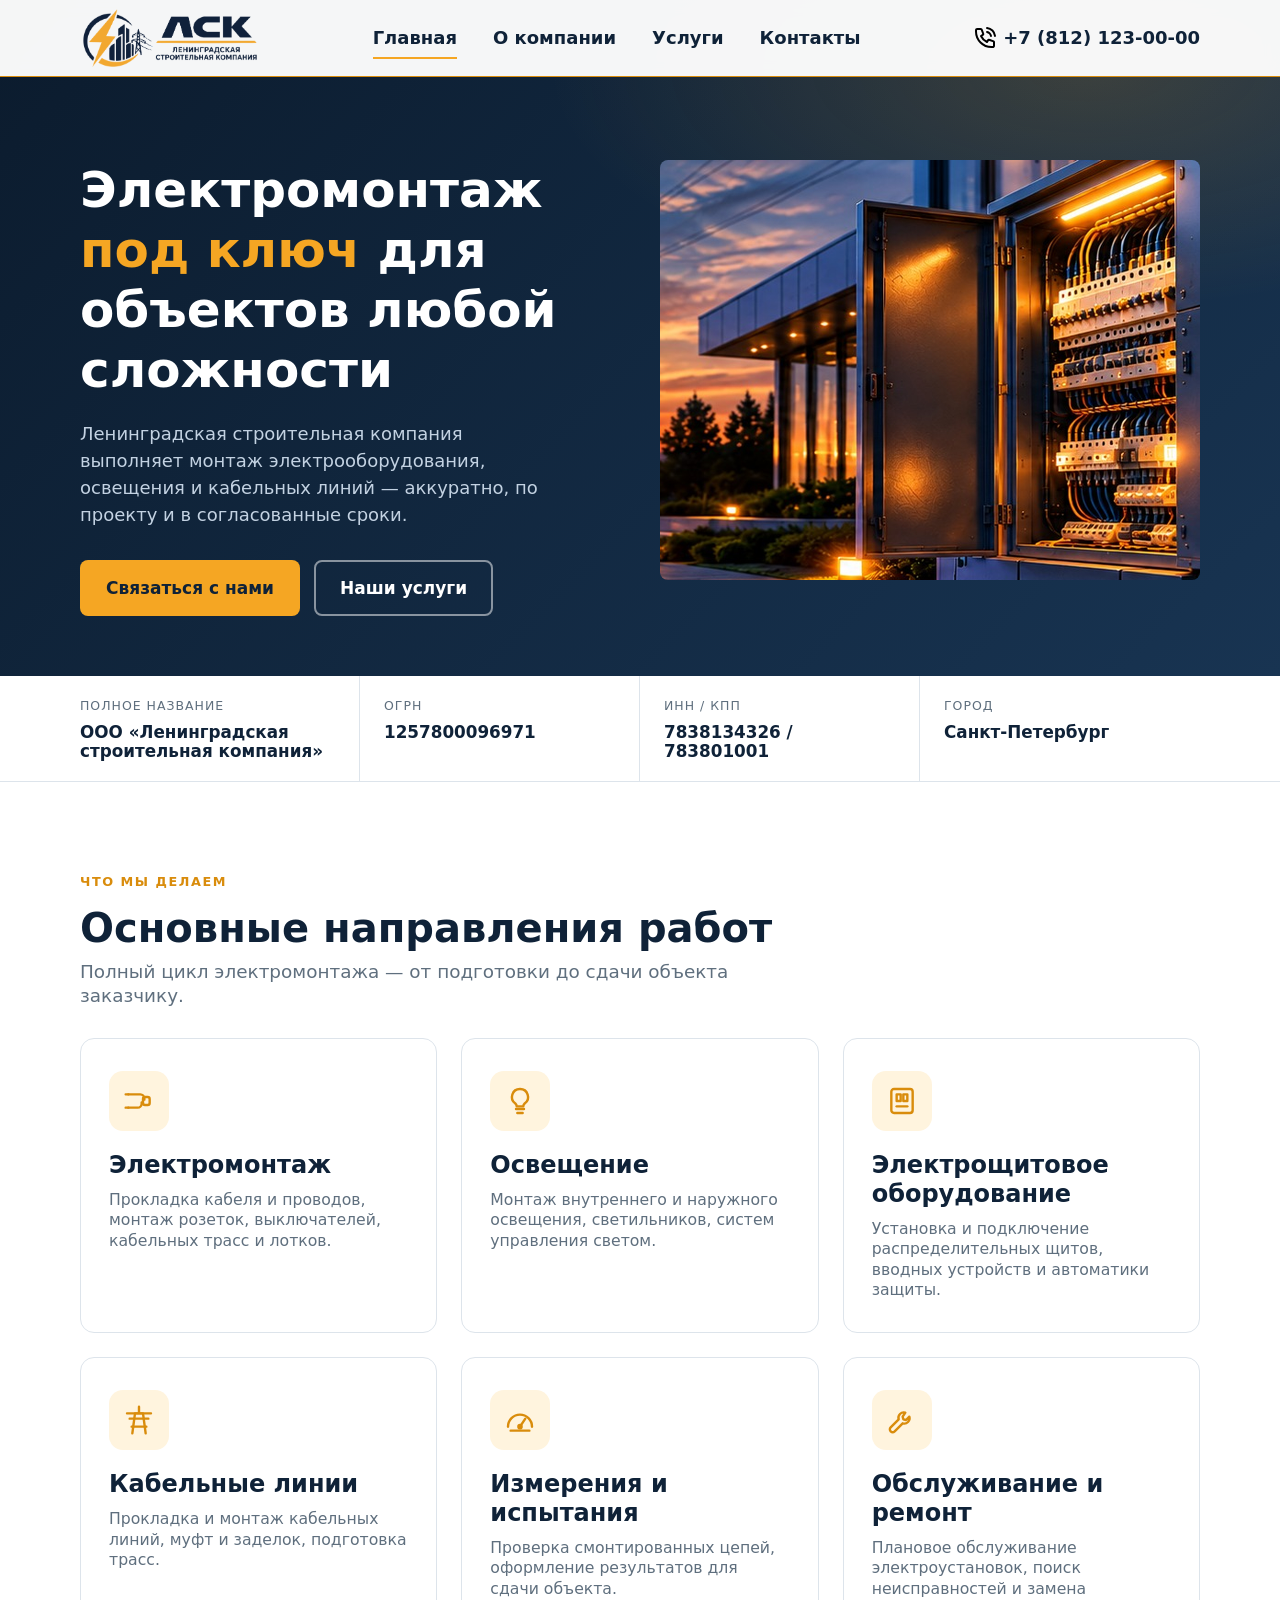
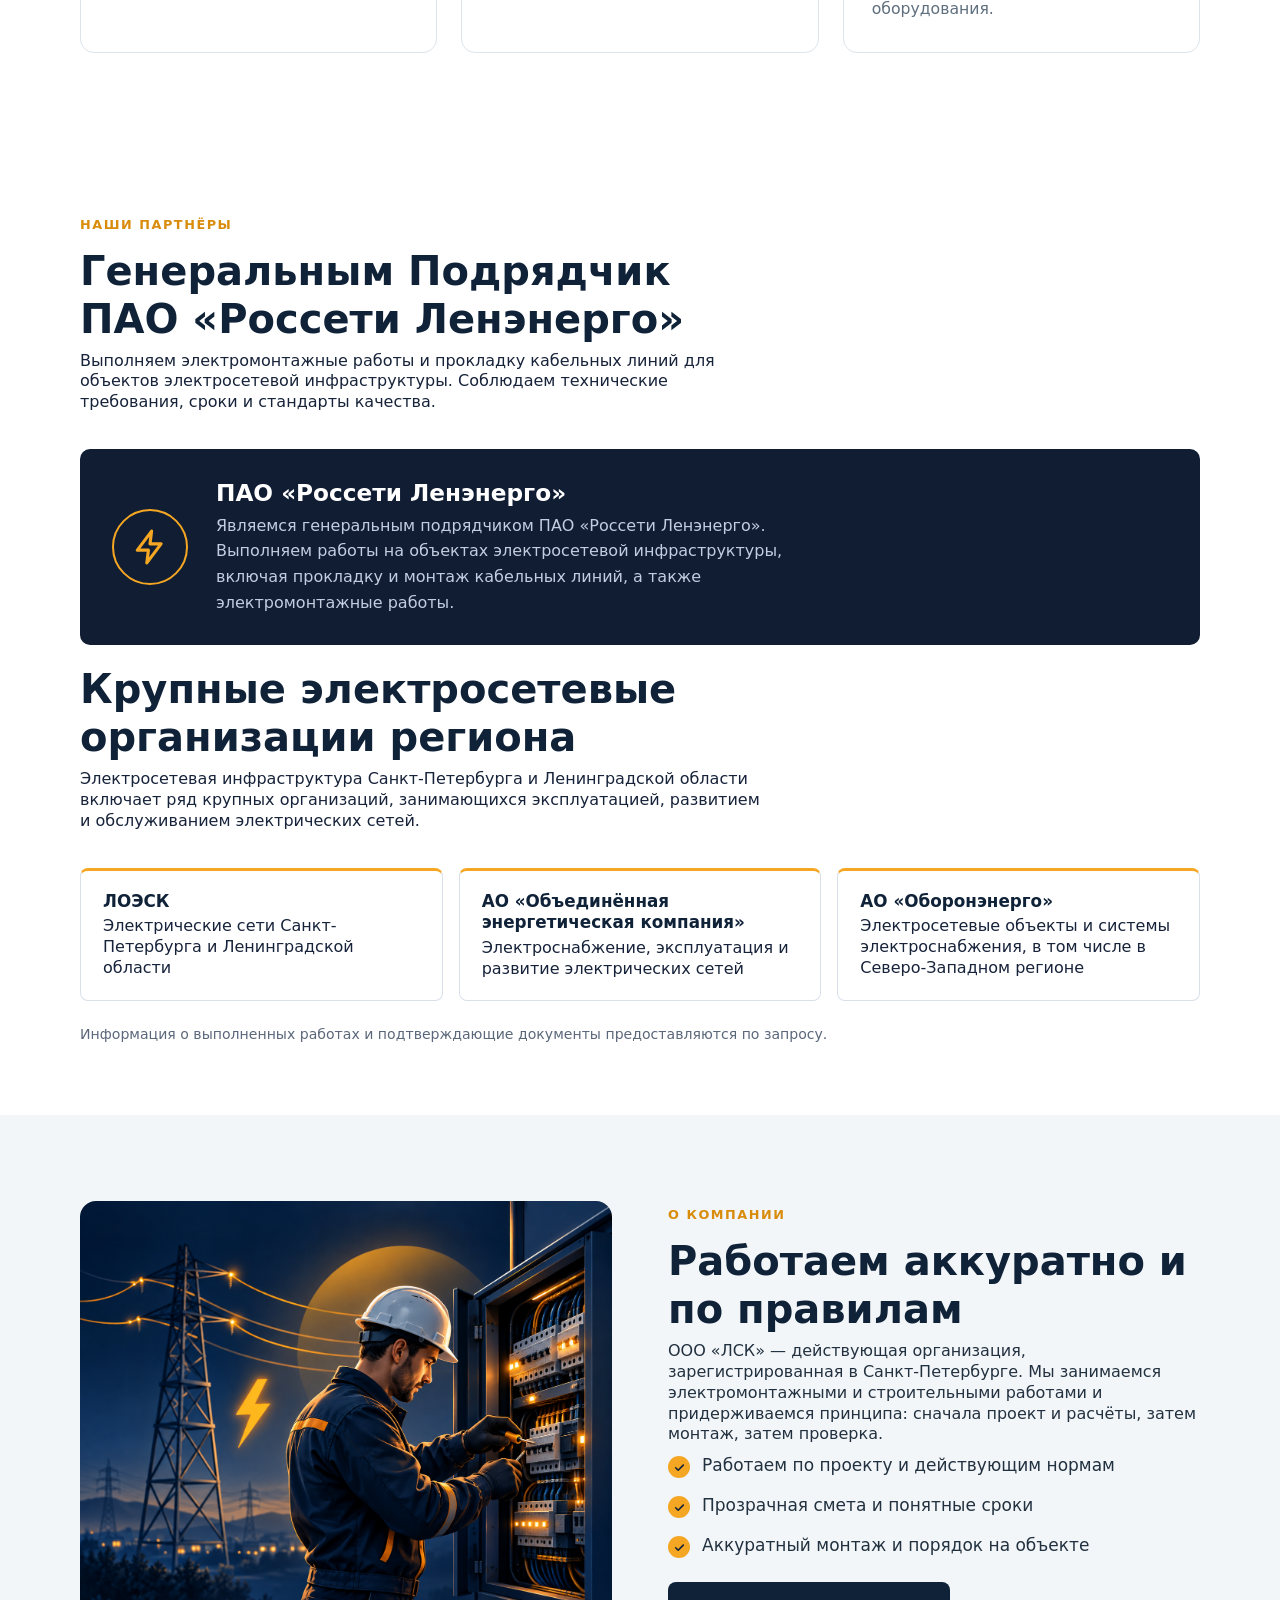
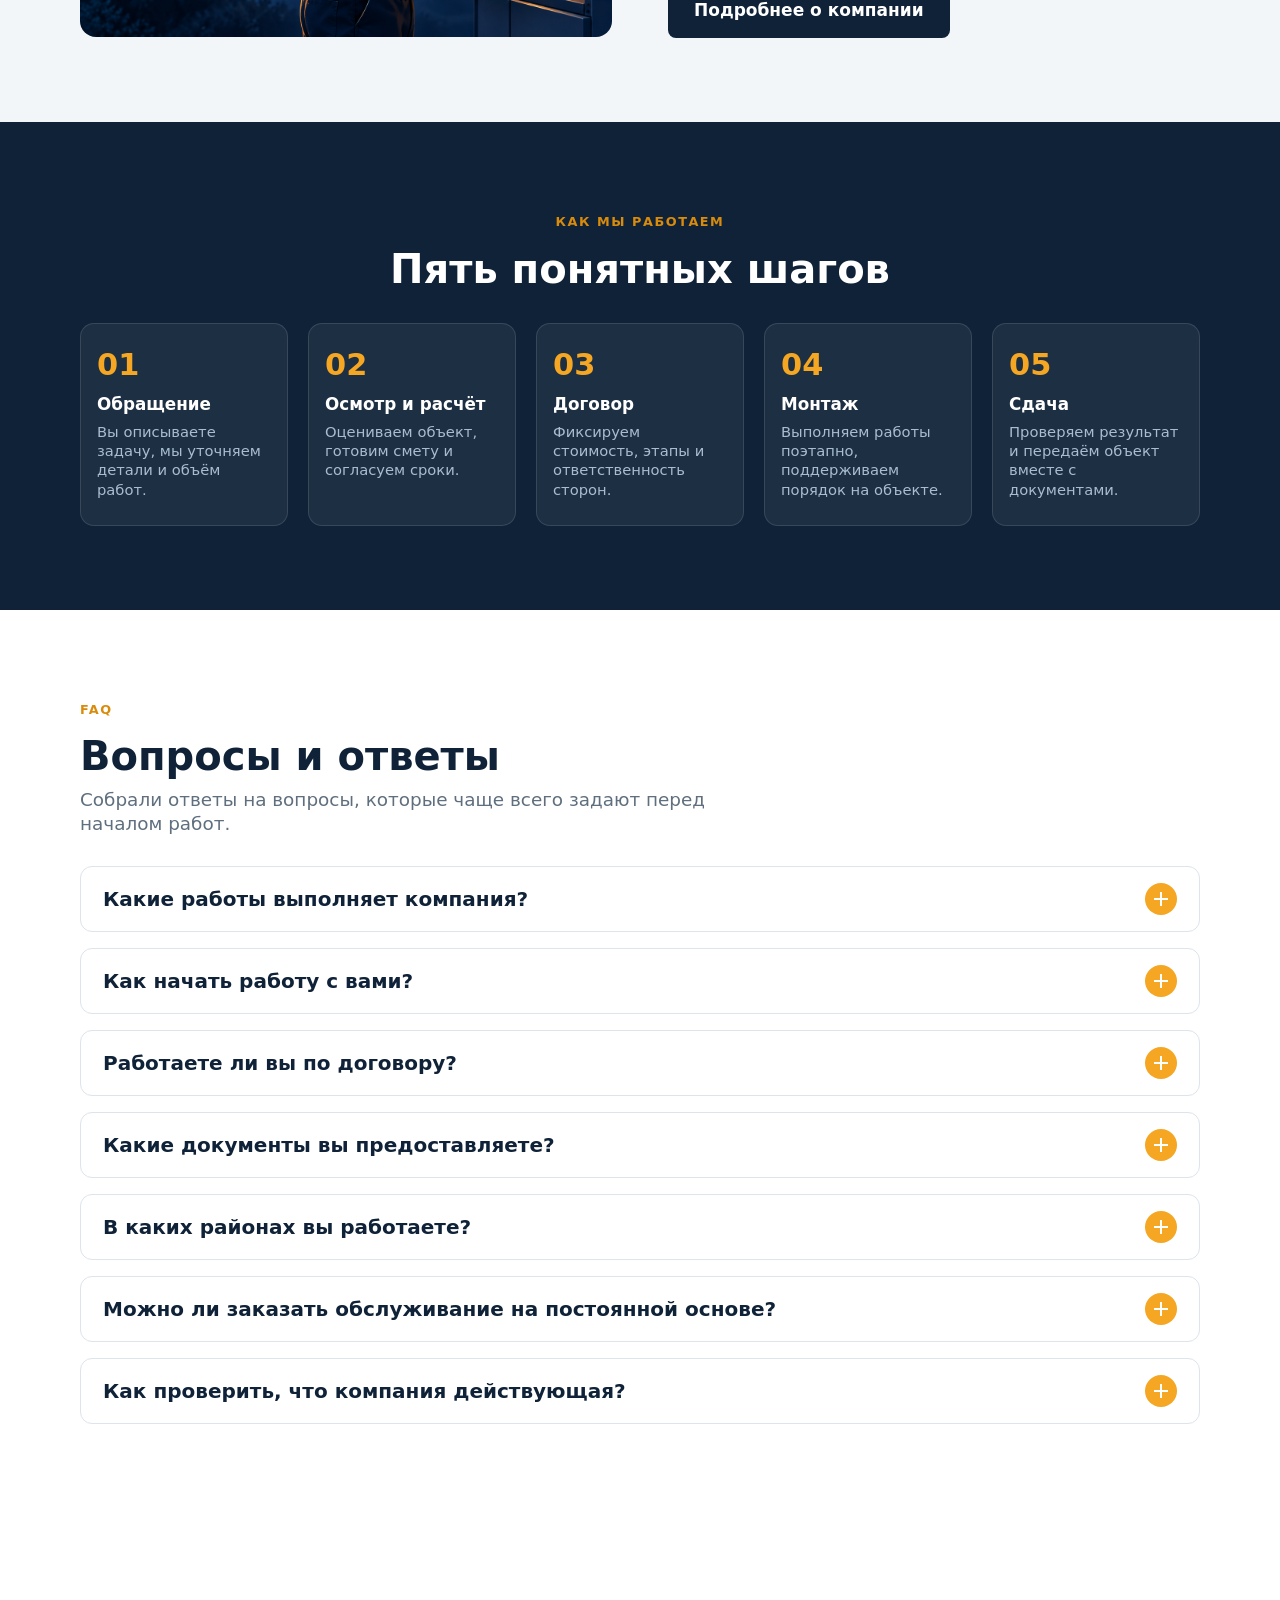
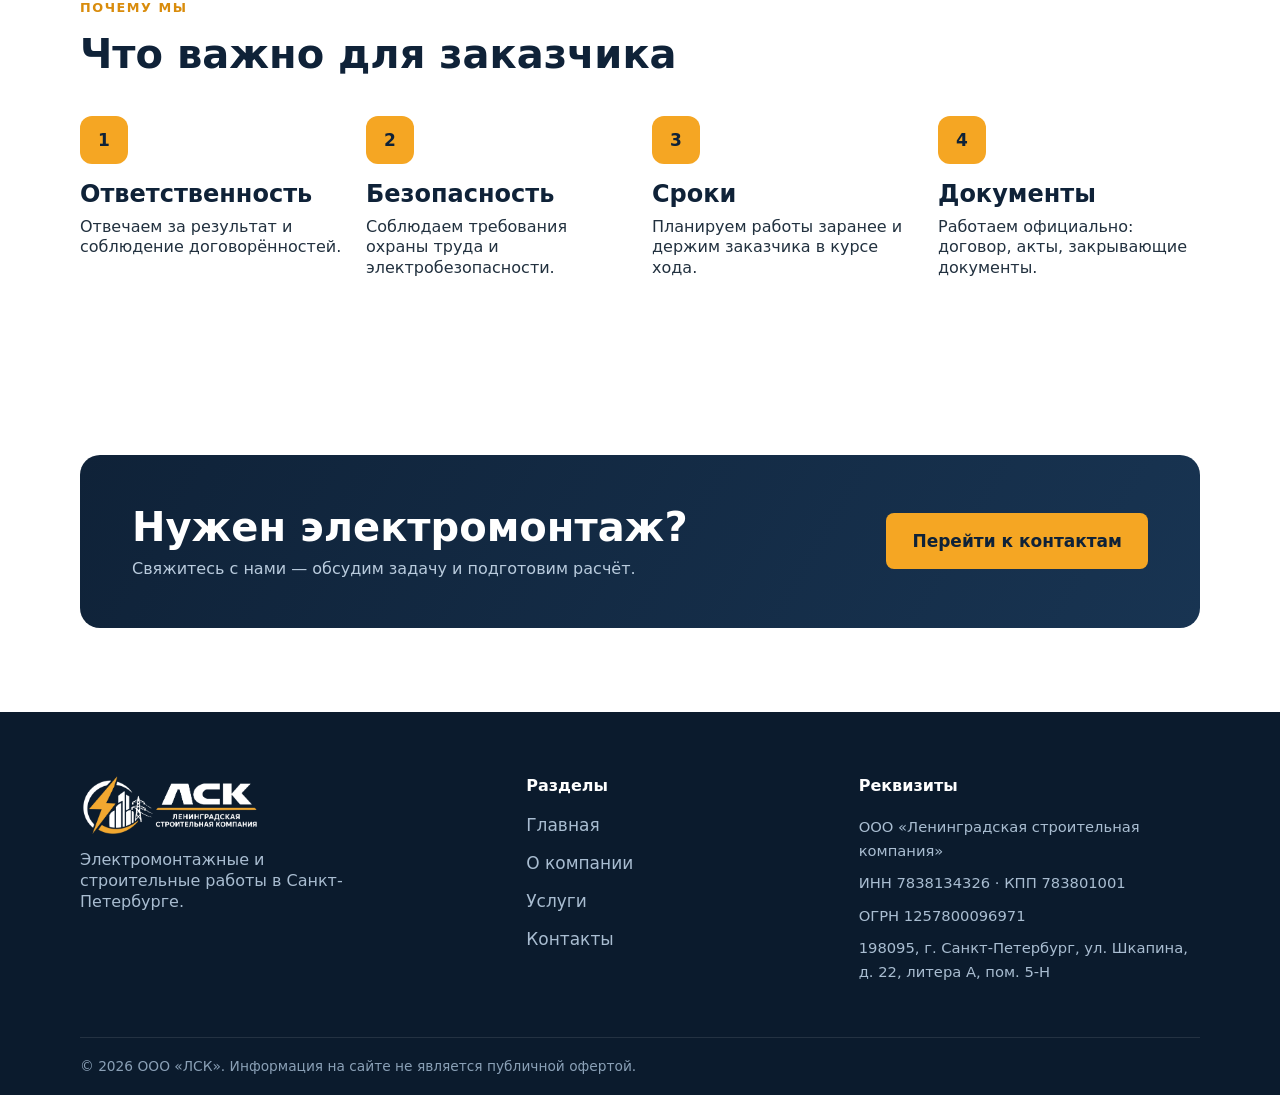
<file: index.html>
<!DOCTYPE html>
<html lang="ru">
<head>
  <meta charset="UTF-8">
  <meta name="viewport" content="width=device-width, initial-scale=1">
  <title>ООО «ЛСК» — электромонтажные работы в Санкт-Петербурге</title>
  <meta name="description" content="ООО «Ленинградская строительная компания» (ЛСК): электромонтажные работы, монтаж освещения, электрощитового оборудования и кабельных линий в Санкт-Петербурге.">
  <link rel="icon" href="img/logo.svg" type="image/svg+xml">
  <link rel="stylesheet" href="css/style.css">
  <script src="js/main.js" defer></script>
</head>
<body>

<header>
  <div class="container header-inner">
    <a class="brand" href="index.html">
      <img src="img/logo.png" alt="">
    </a>
    <nav class="main-nav" id="main-nav" aria-label="Основное меню">
      <a class="nav-link is-active" href="index.html">Главная</a>
      <a class="nav-link" href="about.html">О компании</a>
      <a class="nav-link" href="services.html">Услуги</a>
      <a class="nav-link" href="contacts.html">Контакты</a>
    </nav>
    <a class="header-phone" href="tel:+78120000000" >
      <svg xmlns="http://www.w3.org/2000/svg" width="800px" height="800px" viewBox="0 0 24 24" fill="none">
        <path d="M14.05 6C15.0268 6.19057 15.9244 6.66826 16.6281 7.37194C17.3318 8.07561 17.8095 8.97326 18 9.95M14.05 2C16.0793 2.22544 17.9716 3.13417 19.4163 4.57701C20.8609 6.01984 21.7721 7.91101 22 9.94M18.5 21C9.93959 21 3 14.0604 3 5.5C3 5.11378 3.01413 4.73086 3.04189 4.35173C3.07375 3.91662 3.08968 3.69907 3.2037 3.50103C3.29814 3.33701 3.4655 3.18146 3.63598 3.09925C3.84181 3 4.08188 3 4.56201 3H7.37932C7.78308 3 7.98496 3 8.15802 3.06645C8.31089 3.12515 8.44701 3.22049 8.55442 3.3441C8.67601 3.48403 8.745 3.67376 8.88299 4.05321L10.0491 7.26005C10.2096 7.70153 10.2899 7.92227 10.2763 8.1317C10.2643 8.31637 10.2012 8.49408 10.0942 8.64506C9.97286 8.81628 9.77145 8.93713 9.36863 9.17882L8 10C9.2019 12.6489 11.3501 14.7999 14 16L14.8212 14.6314C15.0629 14.2285 15.1837 14.0271 15.3549 13.9058C15.5059 13.7988 15.6836 13.7357 15.8683 13.7237C16.0777 13.7101 16.2985 13.7904 16.74 13.9509L19.9468 15.117C20.3262 15.255 20.516 15.324 20.6559 15.4456C20.7795 15.553 20.8749 15.6891 20.9335 15.842C21 16.015 21 16.2169 21 16.6207V19.438C21 19.9181 21 20.1582 20.9007 20.364C20.8185 20.5345 20.663 20.7019 20.499 20.7963C20.3009 20.9103 20.0834 20.9262 19.6483 20.9581C19.2691 20.9859 18.8862 21 18.5 21Z" stroke="#000000" stroke-width="2" stroke-linecap="round" stroke-linejoin="round"/>
      </svg>
      +7 (812) 123-00-00
    </a>
    <button class="nav-toggle" type="button" aria-label="Открыть меню" aria-controls="main-nav" aria-expanded="false"><span></span></button>
  </div>
</header>

<main>
  <section class="isk-banner">
    <div class="container ">
      <div class="isk-banner-grid">
        <div class="isk-banner-content">
          <h1>Электромонтаж <em>под ключ</em> для объектов любой сложности</h1>
          <p>Ленинградская строительная компания выполняет монтаж электрооборудования, освещения и кабельных линий — аккуратно, по проекту и в согласованные сроки.</p>
          <div class="isk-banner-actions">
            <a class="btn btn--primary" href="contacts.html">Связаться с нами</a>
            <a class="btn btn--outline" href="services.html">Наши услуги</a>
          </div>
        </div>
        <img class="isk-banner-art" src="img/pravi-clean.png" alt="Опоры линии электропередачи" >
      </div>
    </div>
  </section>
  <section class="facts">
    <div class="container">
      <div class="facts-grid">
        <div class="fact-item">
          <span class="fact-label">Полное название</span>
          <span class="fact-value">ООО «Ленинградская строительная компания»</span>
        </div>
        <div class="fact-item">
          <span class="fact-label">ОГРН</span>
          <span class="fact-value">1257800096971</span>
        </div>
        <div class="fact-item">
          <span class="fact-label">ИНН / КПП</span>
          <span class="fact-value">7838134326 / 783801001</span>
        </div>
        <div class="fact-item">
          <span class="fact-label">Город</span>
          <span class="fact-value">Санкт-Петербург</span>
        </div>
      </div>
    </div>
  </section>
  <section class="section">
    <div class="container">
      <div class="section-head ">
        <span class="eyebrow">Что мы делаем</span>
        <h2>Основные направления работ</h2>
        <p class="lead">Полный цикл электромонтажа — от подготовки до сдачи объекта заказчику.</p>
      </div>
      <div class="services-grid">
        <div class="service-card ">
          <div class="service-icon">
            <img src="img/icons/wiring.svg" alt="" width="32" height="32"></div>
          <h3 class="service-title">Электромонтаж</h3>
          <p class="service-text">Прокладка кабеля и проводов, монтаж розеток, выключателей, кабельных трасс и лотков.</p>
        </div>
        <div class="service-card ">
          <div class="service-icon"><img src="img/icons/lighting.svg" alt="" width="32" height="32"></div>
          <h3 class="service-title">Освещение</h3>
          <p class="service-text">Монтаж внутреннего и наружного освещения, светильников, систем управления светом.</p>
        </div>
        <div class="service-card ">
          <div class="service-icon"><img src="img/icons/panel.svg" alt="" width="32" height="32"></div>
          <h3 class="service-title">Электрощитовое оборудование</h3>
          <p class="service-text">Установка и подключение распределительных щитов, вводных устройств и автоматики защиты.</p>
        </div>
        <div class="service-card ">
          <div class="service-icon"><img src="img/icons/lines.svg" alt="" width="32" height="32"></div>
          <h3 class="service-title">Кабельные линии</h3>
          <p class="service-text">Прокладка и монтаж кабельных линий, муфт и заделок, подготовка трасс.</p>
        </div>
        <div class="service-card ">
          <div class="service-icon"><img src="img/icons/measure.svg" alt="" width="32" height="32"></div>
          <h3 class="service-title">Измерения и испытания</h3>
          <p class="service-text">Проверка смонтированных цепей, оформление результатов для сдачи объекта.</p>
        </div>
        <div class="service-card ">
          <div class="service-icon"><img src="img/icons/service.svg" alt="" width="32" height="32"></div>
          <h3 class="service-title">Обслуживание и ремонт</h3>
          <p class="service-text">Плановое обслуживание электроустановок, поиск неисправностей и замена оборудования.</p>
        </div>
      </div>
    </div>
  </section>

  <section class="partners" id="partners" >
    <div class="container">

      <div class="partners__head">
        <span class="eyebrow">НАШИ ПАРТНЁРЫ</span>

        <h2>Генеральным Подрядчик ПАО «Россети Ленэнерго»</h2>

        <p>
          Выполняем электромонтажные работы и прокладку кабельных линий
          для объектов электросетевой инфраструктуры.
          Соблюдаем технические требования, сроки и стандарты качества.
        </p>
      </div>

      <div class="partners__main">
        <div class="partners__badge">
          <svg viewBox="0 0 24 24" fill="none"
               stroke="currentColor" stroke-width="2"
               stroke-linecap="round" stroke-linejoin="round">
            <path d="M13 2 4 14h7l-1 8 9-12h-7z"/>
          </svg>
        </div>

        <div class="partners__info">
          <h3 class="partners__main-title">
            ПАО «Россети Ленэнерго»
          </h3>

          <p class="partners__main-text">
            Являемся генеральным подрядчиком ПАО «Россети Ленэнерго».
            Выполняем работы на объектах электросетевой инфраструктуры,
            включая прокладку и монтаж кабельных линий,
            а также электромонтажные работы.
          </p>
        </div>
      </div>

      <div class="partners__head">
        <h2>Крупные электросетевые организации региона</h2>

        <p>
          Электросетевая инфраструктура Санкт-Петербурга
          и Ленинградской области включает ряд крупных организаций,
          занимающихся эксплуатацией, развитием и обслуживанием
          электрических сетей.
        </p>
      </div>

      <ul class="partners__list">

        <li class="partners__item">
          <h4 class="partners__name">ЛОЭСК</h4>
          <p class="partners__scope">
            Электрические сети Санкт-Петербурга
            и Ленинградской области
          </p>
        </li>

        <li class="partners__item">
          <h4 class="partners__name">
            АО «Объединённая энергетическая компания»
          </h4>
          <p class="partners__scope">
            Электроснабжение, эксплуатация и развитие
            электрических сетей
          </p>
        </li>

        <li class="partners__item">
          <h4 class="partners__name">АО «Оборонэнерго»</h4>
          <p class="partners__scope">
            Электросетевые объекты и системы электроснабжения,
            в том числе в Северо-Западном регионе
          </p>
        </li>

      </ul>

      <p class="partners__note">
        Информация о выполненных работах и подтверждающие
        документы предоставляются по запросу.
      </p>

    </div>
  </section>


  <section class="section section-alt">
    <div class="container split">
      <div class="split-media ">
        <img src="img/ekect.png" alt="Электрощит, кабели и светильник"  loading="lazy">
      </div>
      <div class="split-content ">
        <span class="eyebrow">О компании</span>
        <h2>Работаем аккуратно и по правилам</h2>
        <p>ООО «ЛСК» — действующая организация, зарегистрированная в Санкт-Петербурге. Мы занимаемся электромонтажными и строительными работами и придерживаемся принципа: сначала проект и расчёты, затем монтаж, затем проверка.</p>
        <ul class="check-list">
          <li>Работаем по проекту и действующим нормам</li>
          <li>Прозрачная смета и понятные сроки</li>
          <li>Аккуратный монтаж и порядок на объекте</li>
        </ul>
        <a class="btn btn--dark" href="about.html">Подробнее о компании</a>
      </div>
    </div>
  </section>




  <section class="section section-dark">
    <div class="container">
      <div class="section-head section-head--center ">
        <span class="eyebrow">Как мы работаем</span>
        <h2>Пять понятных шагов</h2>
      </div>
      <ol class="process-steps" style="list-style:none;margin:0;padding:0;">
        <li class="step-item ">
          <h3 class="step-title">Обращение</h3>
          <p class="step-text">Вы описываете задачу, мы уточняем детали и объём работ.</p>
        </li>
        <li class="step-item ">
          <h3 class="step-title">Осмотр и расчёт</h3>
          <p class="step-text">Оцениваем объект, готовим смету и согласуем сроки.</p>
        </li>
        <li class="step-item ">
          <h3 class="step-title">Договор</h3>
          <p class="step-text">Фиксируем стоимость, этапы и ответственность сторон.</p>
        </li>
        <li class="step-item ">
          <h3 class="step-title">Монтаж</h3>
          <p class="step-text">Выполняем работы поэтапно, поддерживаем порядок на объекте.</p>
        </li>
        <li class="step-item ">
          <h3 class="step-title">Сдача</h3>
          <p class="step-text">Проверяем результат и передаём объект вместе с документами.</p>
        </li>
      </ol>
    </div>
  </section>
  <section class="section">
    <div class="container">
      <div class="section-head  is-visible">
        <span class="eyebrow">FAQ</span>

        <h2>Вопросы и ответы</h2>
        <p class="lead">Собрали ответы на вопросы, которые чаще всего задают перед началом работ.</p>
      </div>

      <div id="accordion" class="accordion">
        <div class="questions-box">
          <div class="questions-click link">
            <h3>Какие работы выполняет компания?</h3>
            <div class="open-accordion"></div>
          </div>
          <div class="submenu-faq">
            <div class="faq-answer"><p>Электромонтаж, монтаж освещения, электрощитового
              оборудования и кабельных линий, измерения и испытания, обслуживание электроустановок.
              Полный перечень — на странице «Услуги».</p>
            </div>
          </div>
        </div>
        <div class="questions-box">
          <div class="questions-click link">
            <h3>Как начать работу с вами?</h3>
            <div class="open-accordion"></div>
          </div>
          <div class="submenu-faq">
            <div class="faq-answer"><p>Свяжитесь с нами по телефону или почте, кратко опишите задачу. Мы уточним детали, при необходимости осмотрим объект и подготовим расчёт.</p></div>

          </div>
        </div>
        <div class="questions-box">
          <div class="questions-click link">
            <h3>Работаете ли вы по договору?</h3>
            <div class="open-accordion"></div>
          </div>
          <div class="submenu-faq">
            <div class="faq-answer"><p>Да. Работы выполняются на основании договора, в котором фиксируются объём, стоимость, сроки и ответственность сторон.</p></div>

          </div>
        </div>
        <div class="questions-box">
          <div class="questions-click link">
            <h3>Какие документы вы предоставляете?</h3>
            <div class="open-accordion"></div>
          </div>
          <div class="submenu-faq">
            <div class="faq-answer"><p>По итогам работ оформляются акты и закрывающие документы. Реквизиты организации указаны на странице «Контакты».</p></div>

          </div>
        </div>
        <div class="questions-box">
          <div class="questions-click link">
            <h3>В каких районах вы работаете?</h3>
            <div class="open-accordion"></div>
          </div>
          <div class="submenu-faq">
            <div class="faq-answer"><p>Компания зарегистрирована в Санкт-Петербурге. Возможность выезда на объект в области и других регионах уточняйте при обращении.</p></div>

          </div>
        </div>
        <div class="questions-box">
          <div class="questions-click link">
            <h3>Можно ли заказать обслуживание на постоянной основе?</h3>
            <div class="open-accordion"></div>
          </div>
          <div class="submenu-faq">
            <div class="faq-answer"><p>Да, мы можем обсудить регулярное обслуживание электроустановок по отдельному договору.</p></div>
          </div>
        </div>
        <div class="questions-box">
          <div class="questions-click link">
            <h3>Как проверить, что компания действующая?</h3>
            <div class="open-accordion"></div>
          </div>
          <div class="submenu-faq">
            <div class="faq-answer"><p>Укажите наши ИНН 7838134326 или ОГРН 1257800096971 в сервисе проверки контрагентов на сайте ФНС России — там отображается актуальный статус юридического лица.</p></div>
          </div>
        </div>
      </div>

    </div>
  </section>
  <section class="section">
    <div class="container">
      <div class="section-head ">
        <span class="eyebrow">Почему мы</span>
        <h2>Что важно для заказчика</h2>
      </div>
      <div class="advantages-grid">
        <div class="advantage-item ">
          <div class="advantage-num">1</div>
          <h3>Ответственность</h3>
          <p>Отвечаем за результат и соблюдение договорённостей.</p>
        </div>
        <div class="advantage-item ">
          <div class="advantage-num">2</div>
          <h3>Безопасность</h3>
          <p>Соблюдаем требования охраны труда и электробезопасности.</p>
        </div>
        <div class="advantage-item ">
          <div class="advantage-num">3</div>
          <h3>Сроки</h3>
          <p>Планируем работы заранее и держим заказчика в курсе хода.</p>
        </div>
        <div class="advantage-item ">
          <div class="advantage-num">4</div>
          <h3>Документы</h3>
          <p>Работаем официально: договор, акты, закрывающие документы.</p>
        </div>
      </div>
    </div>
  </section>
  <section class="section">
    <div class="container">
      <div class="cta-banner ">
        <div>
          <h2>Нужен электромонтаж?</h2>
          <p>Свяжитесь с нами — обсудим задачу и подготовим расчёт.</p>
        </div>
        <a class="btn btn--primary" href="contacts.html">Перейти к контактам</a>
      </div>
    </div>
  </section>
</main>

<footer>
  <div class="container footer-grid">
    <div class="footer-brand">
      <a class="brand" href="index.html">
        <img class="brand-logo" src="img/logo-footer.png" alt="">

      </a>
      <p class="footer-text">Электромонтажные и строительные работы в Санкт-Петербурге.</p>
    </div>
    <div>
      <h4 class="footer-title">Разделы</h4>
      <ul class="footer-links">
        <li><a href="index.html">Главная</a></li>
        <li><a href="about.html">О компании</a></li>
        <li><a href="services.html">Услуги</a></li>
        <li><a href="contacts.html">Контакты</a></li>
      </ul>
    </div>
    <div>
      <h4 class="footer-title">Реквизиты</h4>
      <div class="footer-details">
        <div>ООО «Ленинградская строительная компания»</div>
        <div>ИНН 7838134326 · КПП 783801001</div>
        <div>ОГРН 1257800096971</div>
        <div>198095, г. Санкт-Петербург, ул. Шкапина, д. 22, литера А, пом. 5-Н</div>
      </div>
    </div>
  </div>
  <div class="container ">
    <div class="footer-bottom">
      <p>
        © <span data-year>2026</span> ООО «ЛСК». Информация на сайте не является публичной офертой.
      </p>
    </div>
  </div>
</footer>

</body>
</html>
</file>
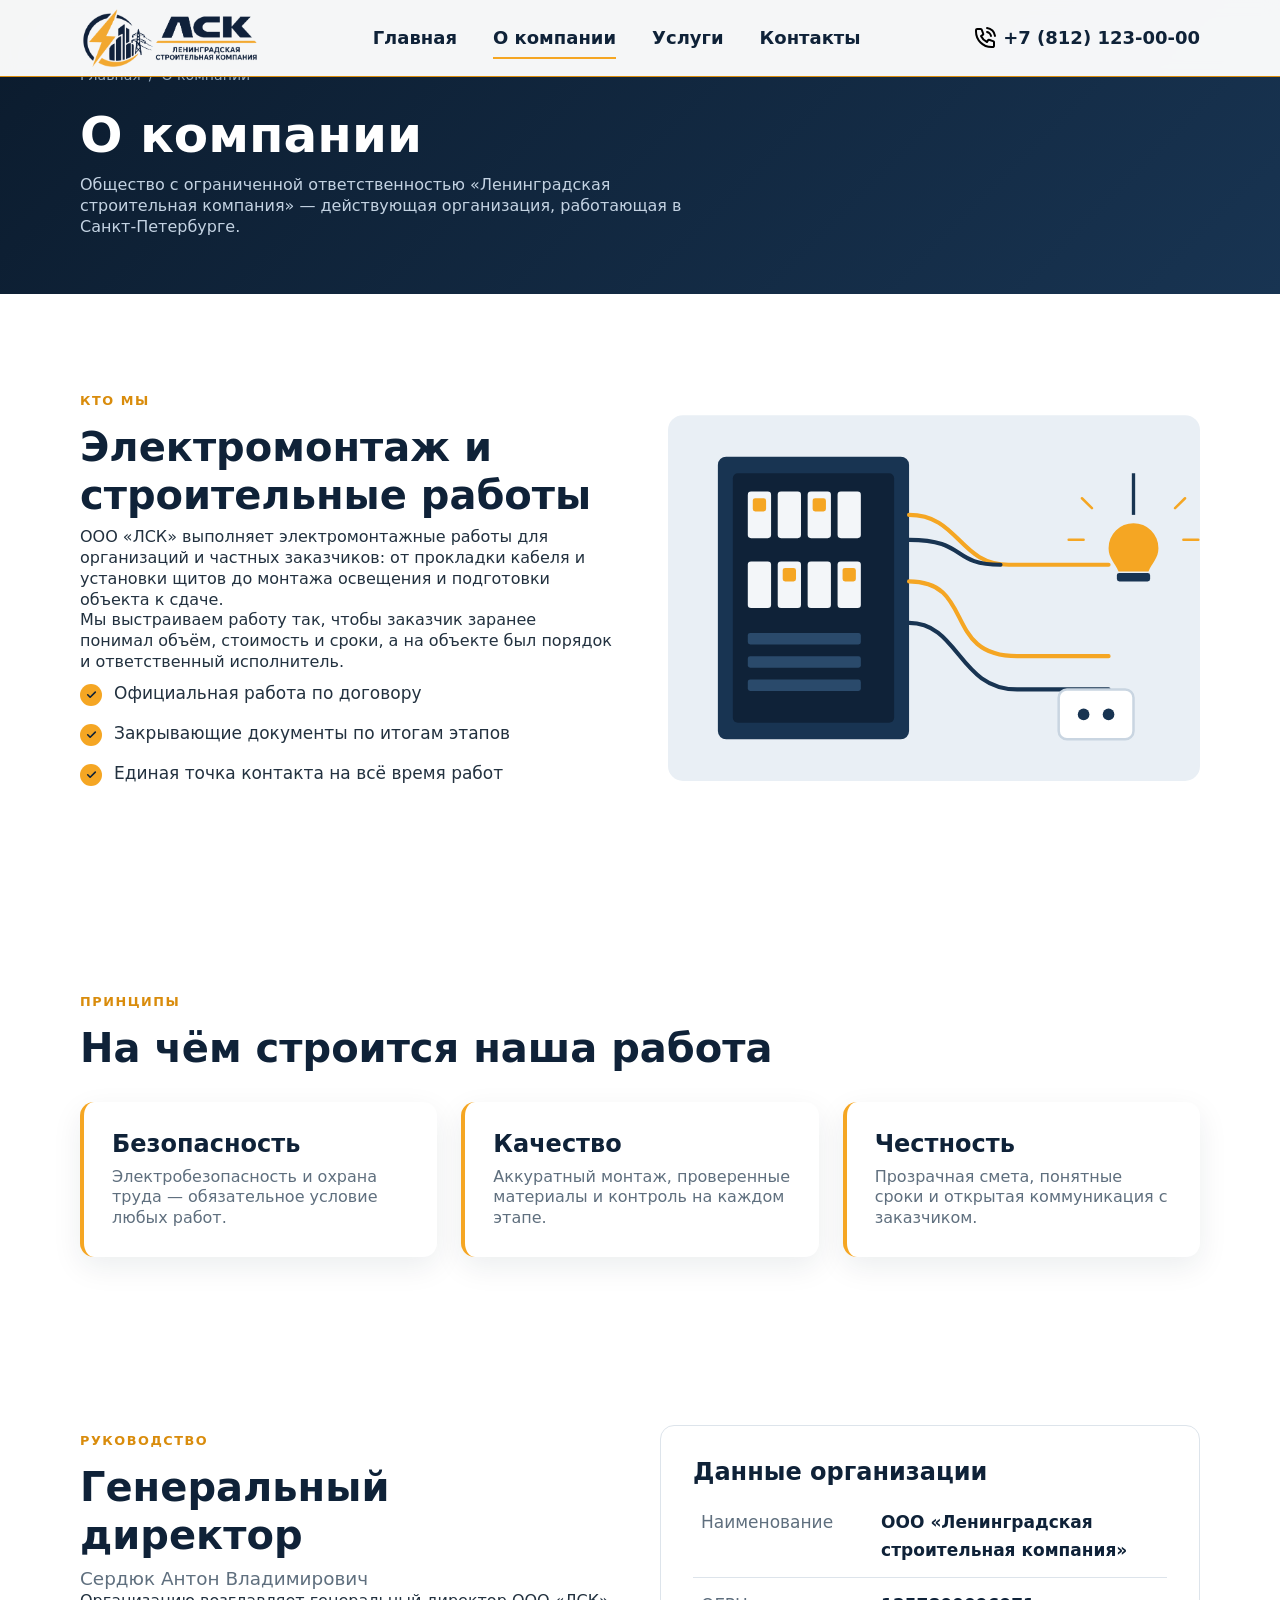
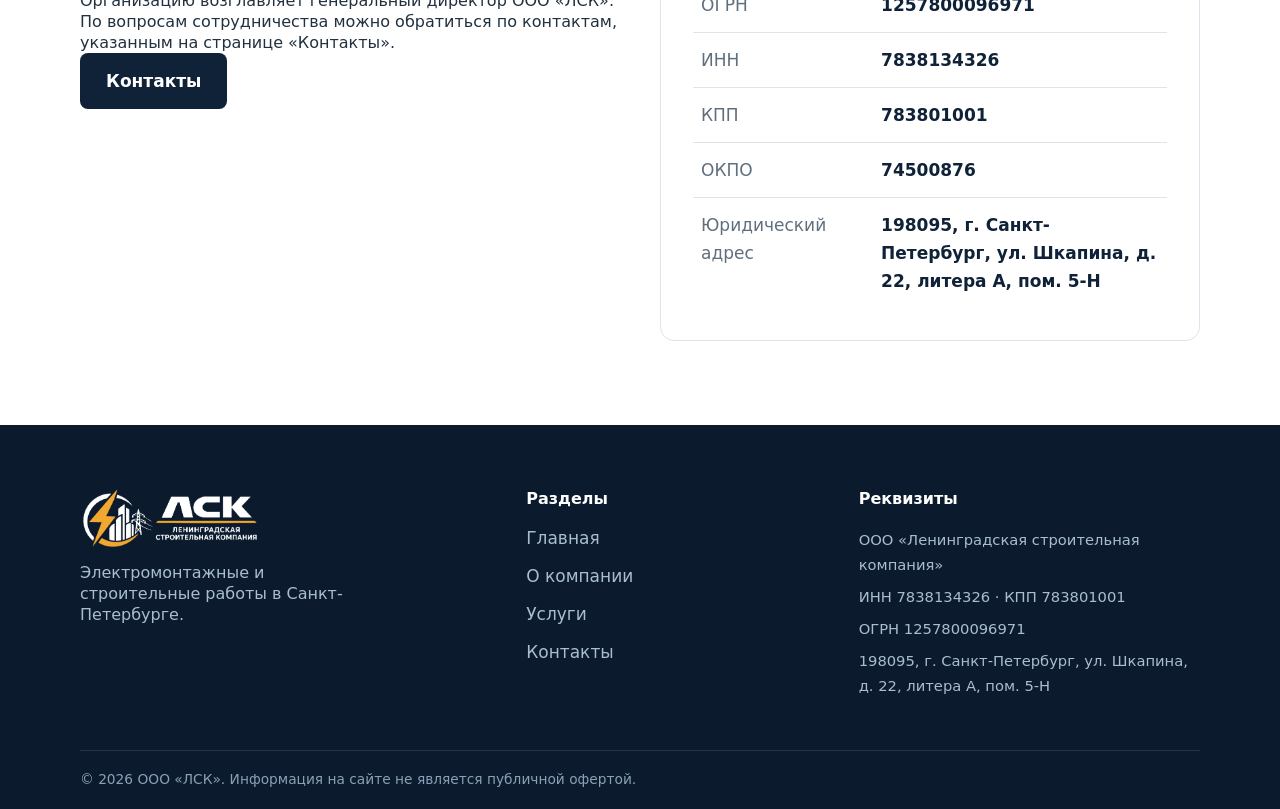
<file: about.html>
<!DOCTYPE html>
<html lang="ru">
<head>
  <meta charset="UTF-8">
  <meta name="viewport" content="width=device-width, initial-scale=1">
  <title>О компании — ООО «ЛСК»</title>
  <meta name="description" content="О компании ООО «Ленинградская строительная компания»: чем занимаемся, как работаем, руководство и реквизиты.">
  <link rel="icon" href="img/logo.svg" type="image/svg+xml">
  <link rel="stylesheet" href="css/style.css">
  <script src="js/main.js" defer></script>
</head>
<body>

<header>
  <div class="container header-inner">
    <a class="brand" href="index.html">
      <img src="img/logo.png" alt="">
    </a>
    <nav class="main-nav" id="main-nav" aria-label="Основное меню">
      <a class="nav-link" href="index.html">Главная</a>
      <a class="nav-link is-active" href="about.html">О компании</a>
      <a class="nav-link" href="services.html">Услуги</a>
      <a class="nav-link" href="contacts.html">Контакты</a>
    </nav>
    <a class="header-phone" href="tel:+78120000000" >
      <svg xmlns="http://www.w3.org/2000/svg" width="800px" height="800px" viewBox="0 0 24 24" fill="none">
        <path d="M14.05 6C15.0268 6.19057 15.9244 6.66826 16.6281 7.37194C17.3318 8.07561 17.8095 8.97326 18 9.95M14.05 2C16.0793 2.22544 17.9716 3.13417 19.4163 4.57701C20.8609 6.01984 21.7721 7.91101 22 9.94M18.5 21C9.93959 21 3 14.0604 3 5.5C3 5.11378 3.01413 4.73086 3.04189 4.35173C3.07375 3.91662 3.08968 3.69907 3.2037 3.50103C3.29814 3.33701 3.4655 3.18146 3.63598 3.09925C3.84181 3 4.08188 3 4.56201 3H7.37932C7.78308 3 7.98496 3 8.15802 3.06645C8.31089 3.12515 8.44701 3.22049 8.55442 3.3441C8.67601 3.48403 8.745 3.67376 8.88299 4.05321L10.0491 7.26005C10.2096 7.70153 10.2899 7.92227 10.2763 8.1317C10.2643 8.31637 10.2012 8.49408 10.0942 8.64506C9.97286 8.81628 9.77145 8.93713 9.36863 9.17882L8 10C9.2019 12.6489 11.3501 14.7999 14 16L14.8212 14.6314C15.0629 14.2285 15.1837 14.0271 15.3549 13.9058C15.5059 13.7988 15.6836 13.7357 15.8683 13.7237C16.0777 13.7101 16.2985 13.7904 16.74 13.9509L19.9468 15.117C20.3262 15.255 20.516 15.324 20.6559 15.4456C20.7795 15.553 20.8749 15.6891 20.9335 15.842C21 16.015 21 16.2169 21 16.6207V19.438C21 19.9181 21 20.1582 20.9007 20.364C20.8185 20.5345 20.663 20.7019 20.499 20.7963C20.3009 20.9103 20.0834 20.9262 19.6483 20.9581C19.2691 20.9859 18.8862 21 18.5 21Z" stroke="#000000" stroke-width="2" stroke-linecap="round" stroke-linejoin="round"/>
      </svg>
      +7 (812) 123-00-00
    </a>
    <button class="nav-toggle" type="button" aria-label="Открыть меню" aria-controls="main-nav" aria-expanded="false"><span></span></button>
  </div>
</header>

<main>

  <section class="page-isk">
    <div class="container">
      <div class="breadcrumbs"><a href="index.html">Главная</a><span>/</span><span>О компании</span></div>
      <h1>О компании</h1>
      <p>Общество с ограниченной ответственностью «Ленинградская строительная компания» — действующая организация, работающая в Санкт-Петербурге.</p>
    </div>
  </section>

  <section class="section">
    <div class="container split">
      <div class="split-content reveal">
        <span class="eyebrow">Кто мы</span>
        <h2>Электромонтаж и строительные работы</h2>
        <p>ООО «ЛСК» выполняет электромонтажные работы для организаций и частных заказчиков: от прокладки кабеля и установки щитов до монтажа освещения и подготовки объекта к сдаче.</p>
        <p>Мы выстраиваем работу так, чтобы заказчик заранее понимал объём, стоимость и сроки, а на объекте был порядок и ответственный исполнитель.</p>
        <ul class="check-list">
          <li>Официальная работа по договору</li>
          <li>Закрывающие документы по итогам этапов</li>
          <li>Единая точка контакта на всё время работ</li>
        </ul>
      </div>
      <div class="split-media reveal">
        <img src="img/about-panel.svg" alt="Электрощит, кабели и светильник" width="640" height="440" loading="lazy">
      </div>
    </div>
  </section>

  <section class="section section--alt">
    <div class="container">
      <div class="section-head reveal">
        <span class="eyebrow">Принципы</span>
        <h2>На чём строится наша работа</h2>
      </div>
      <div class="values-grid">
        <div class="value-card reveal">
          <h3>Безопасность</h3>
          <p>Электробезопасность и охрана труда — обязательное условие любых работ.</p>
        </div>
        <div class="value-card reveal">
          <h3>Качество</h3>
          <p>Аккуратный монтаж, проверенные материалы и контроль на каждом этапе.</p>
        </div>
        <div class="value-card reveal">
          <h3>Честность</h3>
          <p>Прозрачная смета, понятные сроки и открытая коммуникация с заказчиком.</p>
        </div>
      </div>
    </div>
  </section>

  <section class="section">
    <div class="container contact-grid">
      <div class="reveal">
        <span class="eyebrow">Руководство</span>
        <h2>Генеральный директор</h2>
        <p class="lead">Сердюк Антон Владимирович</p>
        <p>Организацию возглавляет генеральный директор ООО «ЛСК». По вопросам сотрудничества можно обратиться по контактам, указанным на странице «Контакты».</p>
        <a class="btn btn--dark" href="contacts.html">Контакты</a>
      </div>
      <div class="contact-card reveal">
        <h3>Данные организации</h3>
        <table class="requisites-table">
          <tr><th>Наименование</th><td>ООО «Ленинградская строительная компания»</td></tr>
          <tr><th>ОГРН</th><td>1257800096971</td></tr>
          <tr><th>ИНН</th><td>7838134326</td></tr>
          <tr><th>КПП</th><td>783801001</td></tr>
          <tr><th>ОКПО</th><td>74500876</td></tr>
          <tr><th>Юридический адрес</th><td>198095, г. Санкт-Петербург, ул. Шкапина, д. 22, литера А, пом. 5-Н</td></tr>
        </table>
      </div>
    </div>
  </section>

</main>

<footer>
  <div class="container footer-grid">
    <div class="footer-brand">
      <a class="brand" href="index.html">
        <img class="brand-logo" src="img/logo-footer.png" alt="">

      </a>
      <p class="footer-text">Электромонтажные и строительные работы в Санкт-Петербурге.</p>
    </div>
    <div>
      <h4 class="footer-title">Разделы</h4>
      <ul class="footer-links">
        <li><a href="index.html">Главная</a></li>
        <li><a href="about.html">О компании</a></li>
        <li><a href="services.html">Услуги</a></li>
        <li><a href="contacts.html">Контакты</a></li>
      </ul>
    </div>
    <div>
      <h4 class="footer-title">Реквизиты</h4>
      <div class="footer-details">
        <div>ООО «Ленинградская строительная компания»</div>
        <div>ИНН 7838134326 · КПП 783801001</div>
        <div>ОГРН 1257800096971</div>
        <div>198095, г. Санкт-Петербург, ул. Шкапина, д. 22, литера А, пом. 5-Н</div>
      </div>
    </div>
  </div>
  <div class="container ">
    <div class="footer-bottom">
      <p>
        © <span data-year>2026</span> ООО «ЛСК». Информация на сайте не является публичной офертой.
      </p>
    </div>
  </div>
</footer>

</body>
</html>
</file>
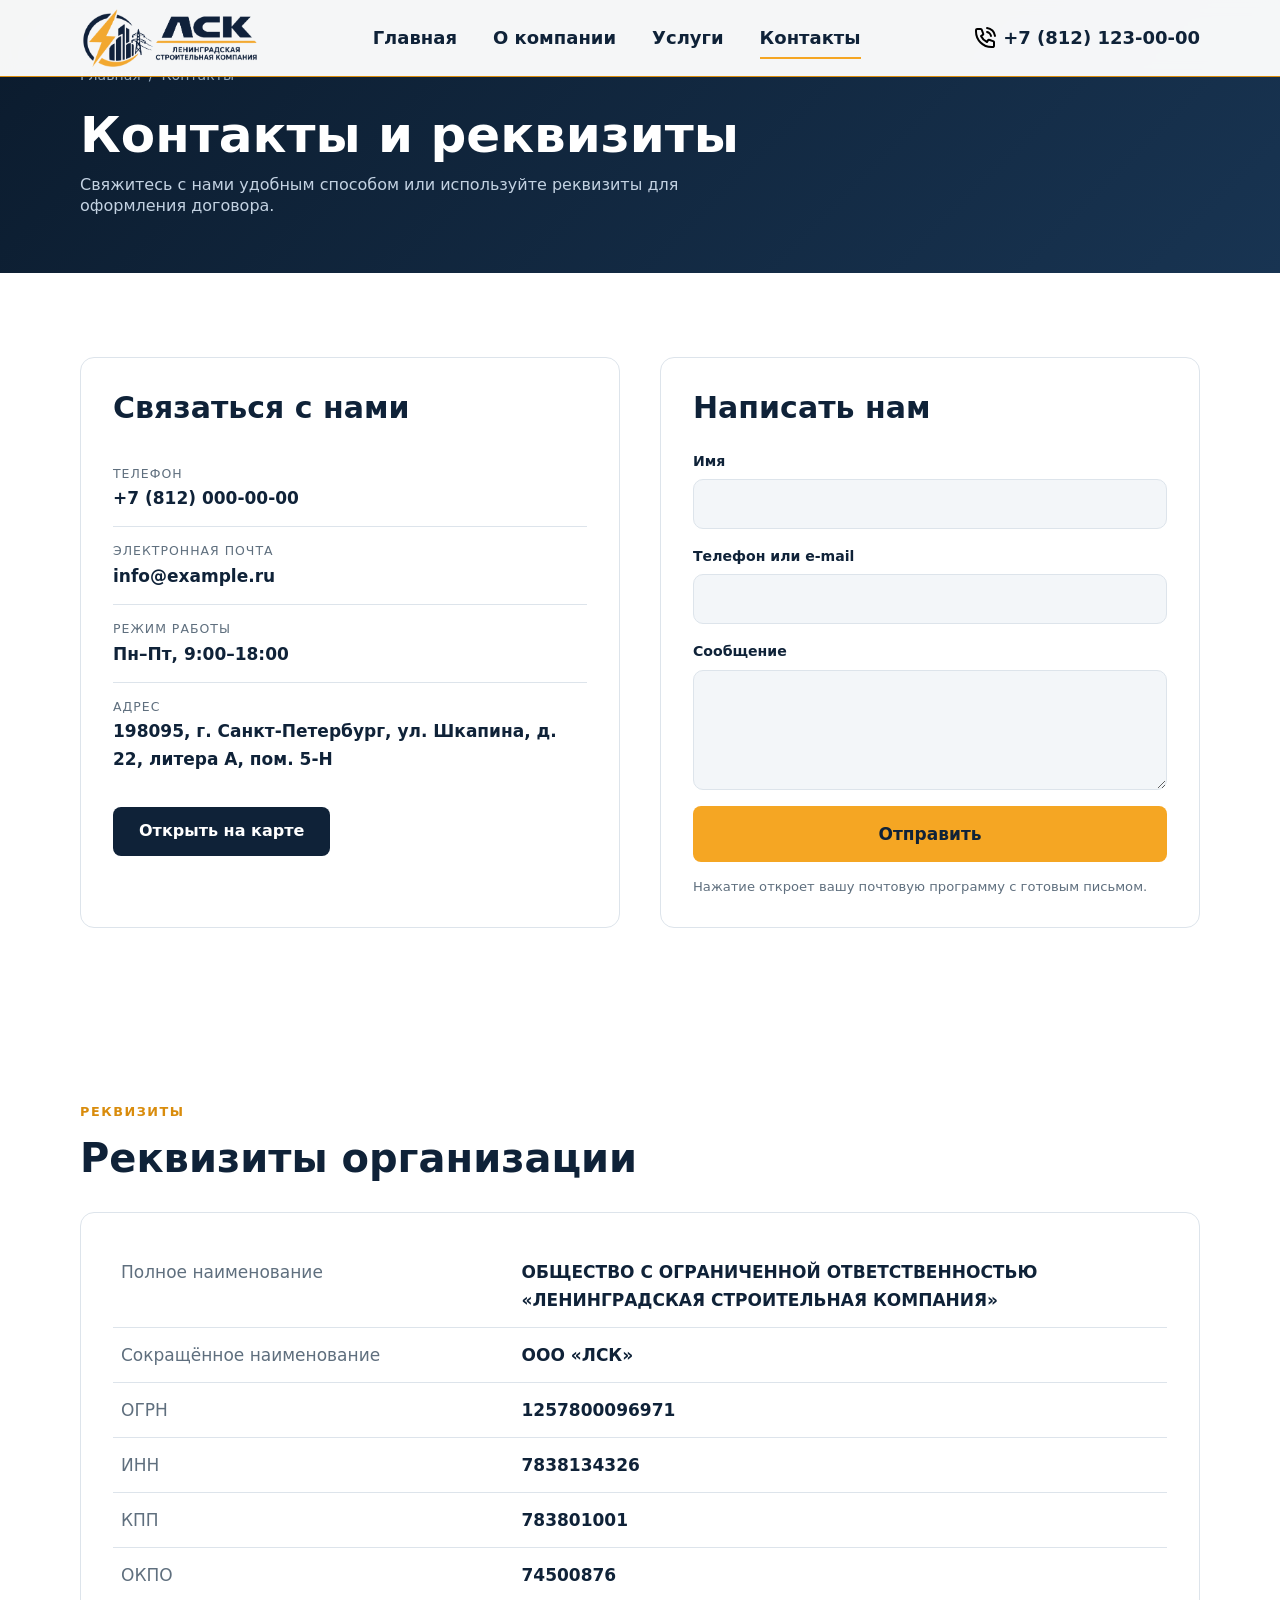
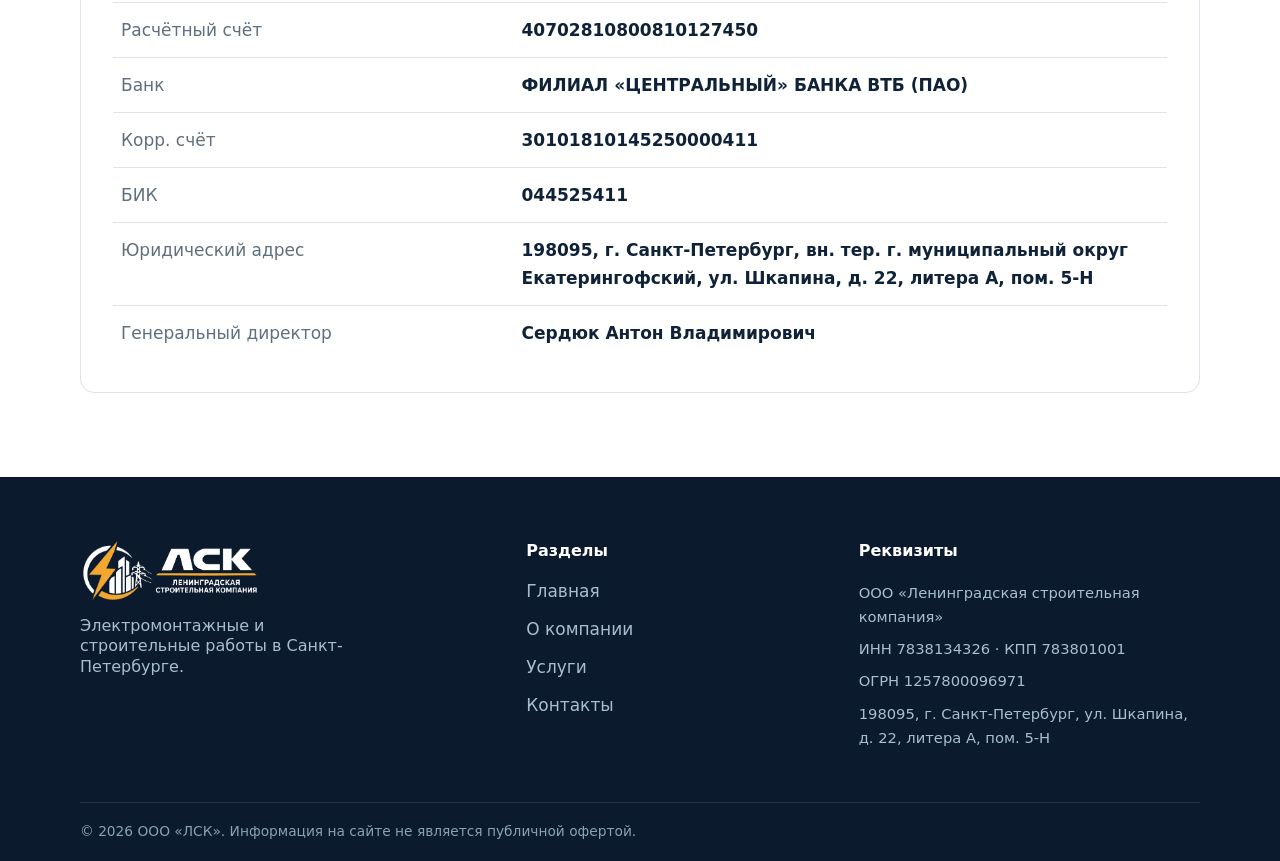
<file: contacts.html>
<!DOCTYPE html>
<html lang="ru">
<head>
  <meta charset="UTF-8">
  <meta name="viewport" content="width=device-width, initial-scale=1">
  <title>Контакты и реквизиты — ООО «ЛСК»</title>
  <meta name="description" content="Контакты и реквизиты ООО «Ленинградская строительная компания»: адрес, ИНН, ОГРН, банковские реквизиты.">
  <link rel="icon" href="img/logo.svg" type="image/svg+xml">
  <link rel="stylesheet" href="css/style.css">
  <script src="js/main.js" defer></script>
</head>
<body>

<header>
  <div class="container header-inner">
    <a class="brand" href="index.html">
      <img src="img/logo.png" alt="">
    </a>
    <nav class="main-nav" id="main-nav" aria-label="Основное меню">
      <a class="nav-link " href="index.html">Главная</a>
      <a class="nav-link" href="about.html">О компании</a>
      <a class="nav-link" href="services.html">Услуги</a>
      <a class="nav-link is-active" href="contacts.html">Контакты</a>
    </nav>
    <a class="header-phone" href="tel:+78120000000" >
      <svg xmlns="http://www.w3.org/2000/svg" width="800px" height="800px" viewBox="0 0 24 24" fill="none">
        <path d="M14.05 6C15.0268 6.19057 15.9244 6.66826 16.6281 7.37194C17.3318 8.07561 17.8095 8.97326 18 9.95M14.05 2C16.0793 2.22544 17.9716 3.13417 19.4163 4.57701C20.8609 6.01984 21.7721 7.91101 22 9.94M18.5 21C9.93959 21 3 14.0604 3 5.5C3 5.11378 3.01413 4.73086 3.04189 4.35173C3.07375 3.91662 3.08968 3.69907 3.2037 3.50103C3.29814 3.33701 3.4655 3.18146 3.63598 3.09925C3.84181 3 4.08188 3 4.56201 3H7.37932C7.78308 3 7.98496 3 8.15802 3.06645C8.31089 3.12515 8.44701 3.22049 8.55442 3.3441C8.67601 3.48403 8.745 3.67376 8.88299 4.05321L10.0491 7.26005C10.2096 7.70153 10.2899 7.92227 10.2763 8.1317C10.2643 8.31637 10.2012 8.49408 10.0942 8.64506C9.97286 8.81628 9.77145 8.93713 9.36863 9.17882L8 10C9.2019 12.6489 11.3501 14.7999 14 16L14.8212 14.6314C15.0629 14.2285 15.1837 14.0271 15.3549 13.9058C15.5059 13.7988 15.6836 13.7357 15.8683 13.7237C16.0777 13.7101 16.2985 13.7904 16.74 13.9509L19.9468 15.117C20.3262 15.255 20.516 15.324 20.6559 15.4456C20.7795 15.553 20.8749 15.6891 20.9335 15.842C21 16.015 21 16.2169 21 16.6207V19.438C21 19.9181 21 20.1582 20.9007 20.364C20.8185 20.5345 20.663 20.7019 20.499 20.7963C20.3009 20.9103 20.0834 20.9262 19.6483 20.9581C19.2691 20.9859 18.8862 21 18.5 21Z" stroke="#000000" stroke-width="2" stroke-linecap="round" stroke-linejoin="round"/>
      </svg>
      +7 (812) 123-00-00
    </a>
    <button class="nav-toggle" type="button" aria-label="Открыть меню" aria-controls="main-nav" aria-expanded="false"><span></span></button>
  </div>
</header>


<main>

  <section class="page-isk">
    <div class="container">
      <div class="breadcrumbs"><a href="index.html">Главная</a><span>/</span><span>Контакты</span></div>
      <h1>Контакты и реквизиты</h1>
      <p>Свяжитесь с нами удобным способом или используйте реквизиты для оформления договора.</p>
    </div>
  </section>

  <section class="section">
    <div class="container contact-grid">

      <div class="contact-card reveal">
        <h2>Связаться с нами</h2>
        <ul class="contact-list">
          <li>
            <span class="contact-label">Телефон</span>
            <a class="contact-value" href="tel:+78120000000" data-fill="phone">+7 (812) 000-00-00</a>
          </li>
          <li>
            <span class="contact-label">Электронная почта</span>
            <a class="contact-value" href="mailto:info@example.ru" data-fill="email">info@example.ru</a>
          </li>
          <li>
            <span class="contact-label">Режим работы</span>
            <span class="contact-value" data-fill="hours">Пн–Пт, 9:00–18:00</span>
          </li>
          <li>
            <span class="contact-label">Адрес</span>
            <span class="contact-value">198095, г. Санкт-Петербург, ул. Шкапина, д. 22, литера А, пом. 5-Н</span>
          </li>
        </ul>
        <p style="margin:20px 0 0;">
          <a class="btn btn--dark" href="https://yandex.ru/maps/?text=%D0%A1%D0%B0%D0%BD%D0%BA%D1%82-%D0%9F%D0%B5%D1%82%D0%B5%D1%80%D0%B1%D1%83%D1%80%D0%B3%2C%20%D1%83%D0%BB%D0%B8%D1%86%D0%B0%20%D0%A8%D0%BA%D0%B0%D0%BF%D0%B8%D0%BD%D0%B0%2C%2022" target="_blank" rel="noopener">Открыть на карте</a>
        </p>
      </div>

      <div class="contact-card reveal">
        <h2>Написать нам</h2>
        <form class="feedback-form">
          <div class="form-field">
            <label class="form-label" for="f-name">Имя</label>
            <input class="form-input" id="f-name" name="name" type="text" required autocomplete="name">
          </div>
          <div class="form-field">
            <label class="form-label" for="f-contact">Телефон или e-mail</label>
            <input class="form-input" id="f-contact" name="contact" type="text" required>
          </div>
          <div class="form-field">
            <label class="form-label" for="f-message">Сообщение</label>
            <textarea class="form-input" id="f-message" name="message" required></textarea>
          </div>
          <button class="btn btn--primary" type="submit">Отправить</button>
          <p class="form-note">Нажатие откроет вашу почтовую программу с готовым письмом.</p>
        </form>
      </div>

    </div>
  </section>

  <section class="section section--alt">
    <div class="container">
      <div class="section-head reveal">
        <span class="eyebrow">Реквизиты</span>
        <h2>Реквизиты организации</h2>
      </div>
      <div class="contact-card reveal">
        <table class="requisites-table">
          <tr><th>Полное наименование</th><td>ОБЩЕСТВО С ОГРАНИЧЕННОЙ ОТВЕТСТВЕННОСТЬЮ «ЛЕНИНГРАДСКАЯ СТРОИТЕЛЬНАЯ КОМПАНИЯ»</td></tr>
          <tr><th>Сокращённое наименование</th><td>ООО «ЛСК»</td></tr>
          <tr><th>ОГРН</th><td>1257800096971</td></tr>
          <tr><th>ИНН</th><td>7838134326</td></tr>
          <tr><th>КПП</th><td>783801001</td></tr>
          <tr><th>ОКПО</th><td>74500876</td></tr>
          <tr><th>Расчётный счёт</th><td>40702810800810127450</td></tr>
          <tr><th>Банк</th><td>ФИЛИАЛ «ЦЕНТРАЛЬНЫЙ» БАНКА ВТБ (ПАО)</td></tr>
          <tr><th>Корр. счёт</th><td>30101810145250000411</td></tr>
          <tr><th>БИК</th><td>044525411</td></tr>
          <tr><th>Юридический адрес</th><td>198095, г. Санкт-Петербург, вн. тер. г. муниципальный округ Екатерингофский, ул. Шкапина, д. 22, литера А, пом. 5-Н</td></tr>
          <tr><th>Генеральный директор</th><td>Сердюк Антон Владимирович</td></tr>
        </table>
      </div>
    </div>
  </section>

</main>

<footer>
  <div class="container footer-grid">
    <div class="footer-brand">
      <a class="brand" href="index.html">
        <img class="brand-logo" src="img/logo-footer.png" alt="">

      </a>
      <p class="footer-text">Электромонтажные и строительные работы в Санкт-Петербурге.</p>
    </div>
    <div>
      <h4 class="footer-title">Разделы</h4>
      <ul class="footer-links">
        <li><a href="index.html">Главная</a></li>
        <li><a href="about.html">О компании</a></li>
        <li><a href="services.html">Услуги</a></li>
        <li><a href="contacts.html">Контакты</a></li>
      </ul>
    </div>
    <div>
      <h4 class="footer-title">Реквизиты</h4>
      <div class="footer-details">
        <div>ООО «Ленинградская строительная компания»</div>
        <div>ИНН 7838134326 · КПП 783801001</div>
        <div>ОГРН 1257800096971</div>
        <div>198095, г. Санкт-Петербург, ул. Шкапина, д. 22, литера А, пом. 5-Н</div>
      </div>
    </div>
  </div>
  <div class="container ">
    <div class="footer-bottom">
      <p>
        © <span data-year>2026</span> ООО «ЛСК». Информация на сайте не является публичной офертой.
      </p>
    </div>
  </div>
</footer>



</body>
</html>
</file>
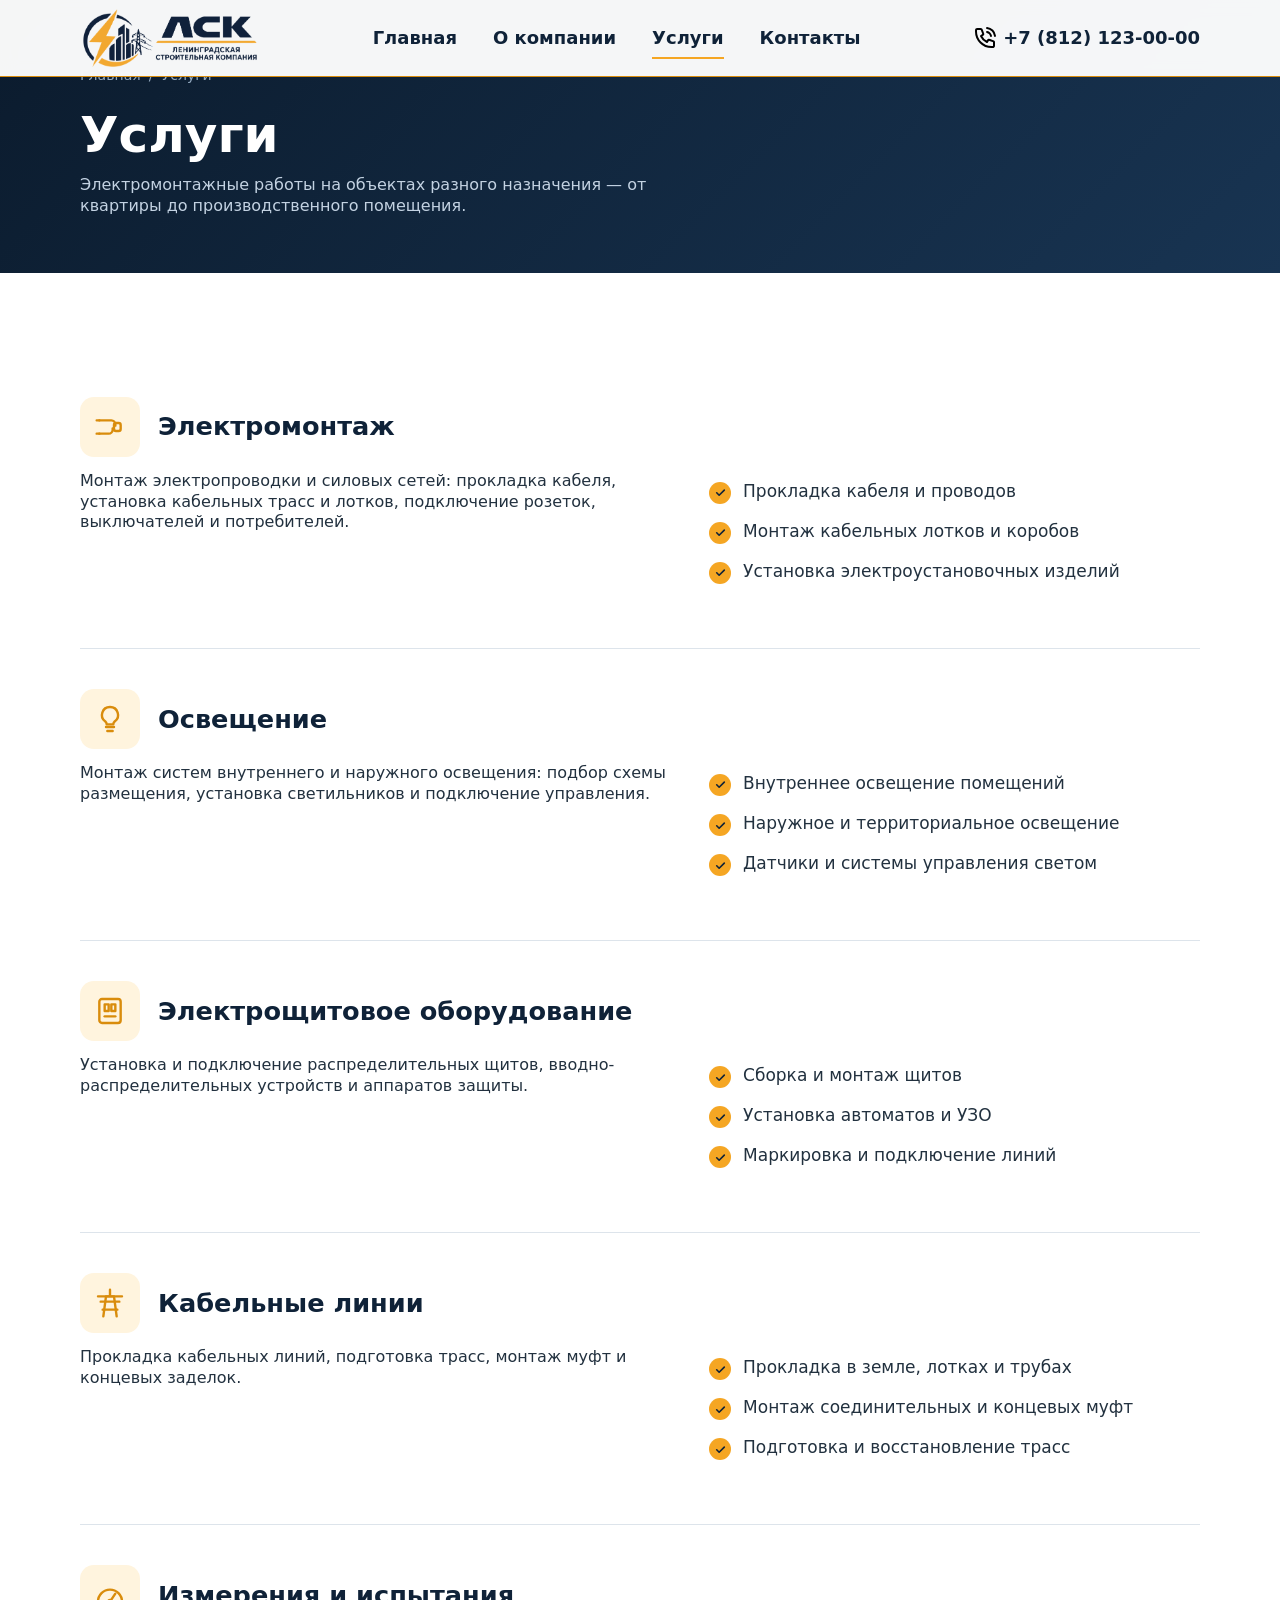
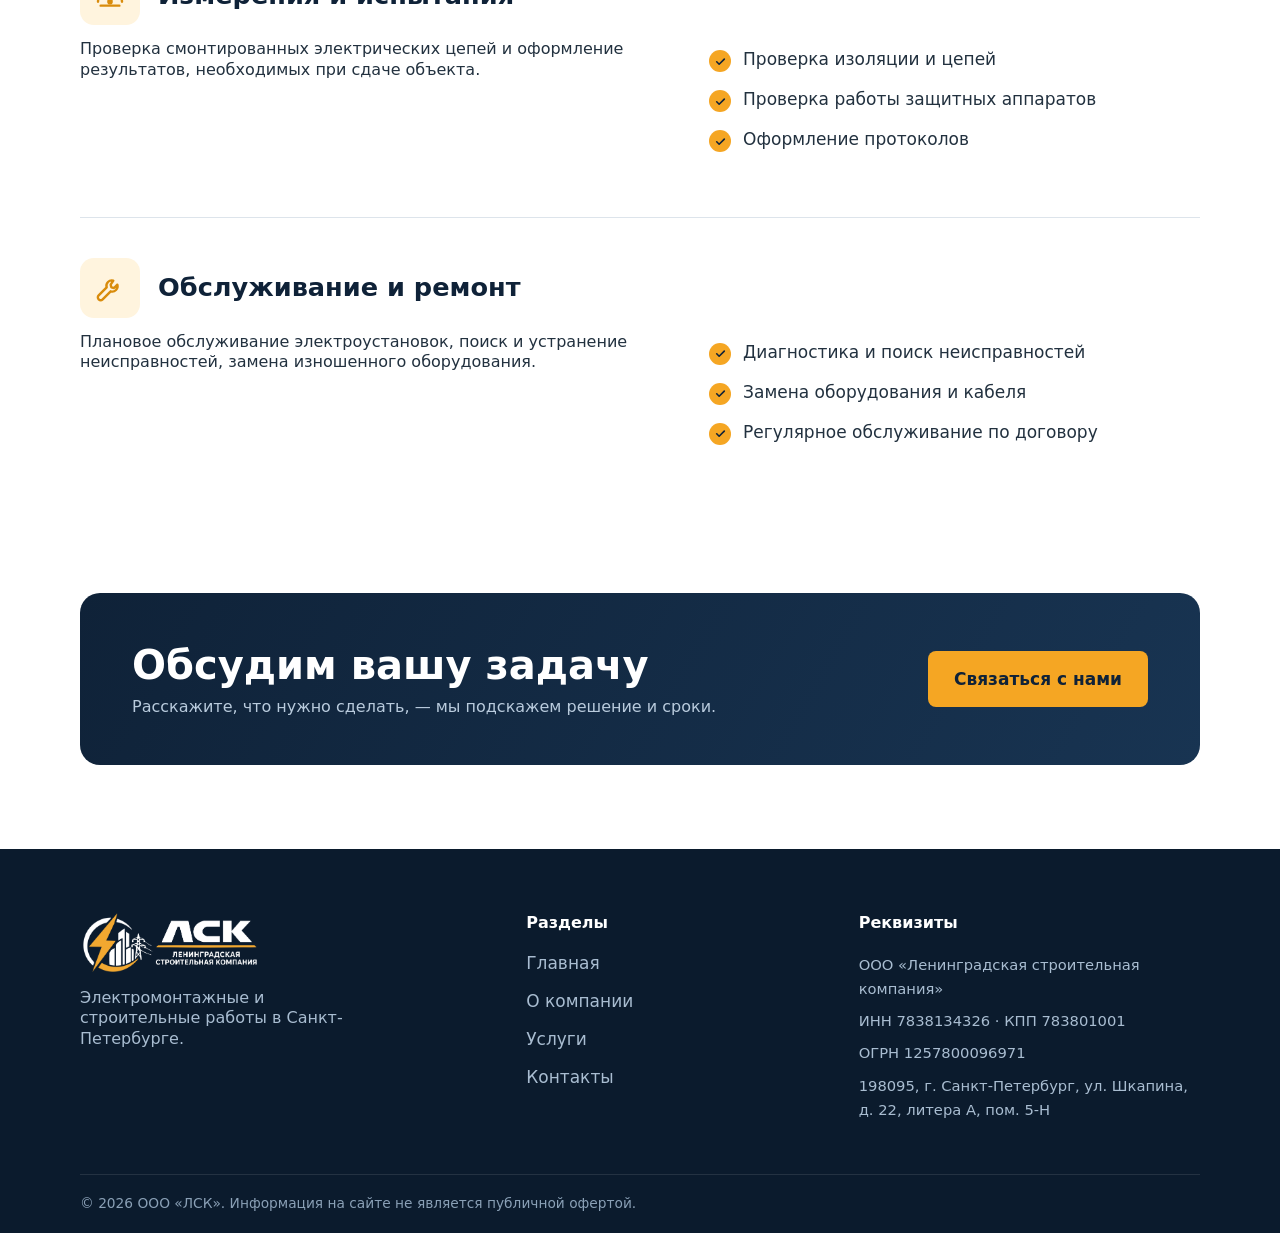
<file: services.html>
<!DOCTYPE html>
<html lang="ru">
<head>
  <meta charset="UTF-8">
  <meta name="viewport" content="width=device-width, initial-scale=1">
  <title>Услуги — ООО «ЛСК»</title>
  <meta name="description" content="Услуги ООО «ЛСК»: электромонтаж, освещение, электрощитовое оборудование, кабельные линии, измерения и обслуживание.">
  <link rel="icon" href="img/logo.svg" type="image/svg+xml">
  <link rel="stylesheet" href="css/style.css">
  <script src="js/main.js" defer></script>
</head>
<body>

<header>
  <div class="container header-inner">
    <a class="brand" href="index.html">
      <img src="img/logo.png" alt="">
    </a>
    <nav class="main-nav" id="main-nav" aria-label="Основное меню">
      <a class="nav-link" href="index.html">Главная</a>
      <a class="nav-link" href="about.html">О компании</a>
      <a class="nav-link is-active" href="services.html">Услуги</a>
      <a class="nav-link" href="contacts.html">Контакты</a>
    </nav>
    <a class="header-phone" href="tel:+78120000000" >
      <svg xmlns="http://www.w3.org/2000/svg" width="800px" height="800px" viewBox="0 0 24 24" fill="none">
        <path d="M14.05 6C15.0268 6.19057 15.9244 6.66826 16.6281 7.37194C17.3318 8.07561 17.8095 8.97326 18 9.95M14.05 2C16.0793 2.22544 17.9716 3.13417 19.4163 4.57701C20.8609 6.01984 21.7721 7.91101 22 9.94M18.5 21C9.93959 21 3 14.0604 3 5.5C3 5.11378 3.01413 4.73086 3.04189 4.35173C3.07375 3.91662 3.08968 3.69907 3.2037 3.50103C3.29814 3.33701 3.4655 3.18146 3.63598 3.09925C3.84181 3 4.08188 3 4.56201 3H7.37932C7.78308 3 7.98496 3 8.15802 3.06645C8.31089 3.12515 8.44701 3.22049 8.55442 3.3441C8.67601 3.48403 8.745 3.67376 8.88299 4.05321L10.0491 7.26005C10.2096 7.70153 10.2899 7.92227 10.2763 8.1317C10.2643 8.31637 10.2012 8.49408 10.0942 8.64506C9.97286 8.81628 9.77145 8.93713 9.36863 9.17882L8 10C9.2019 12.6489 11.3501 14.7999 14 16L14.8212 14.6314C15.0629 14.2285 15.1837 14.0271 15.3549 13.9058C15.5059 13.7988 15.6836 13.7357 15.8683 13.7237C16.0777 13.7101 16.2985 13.7904 16.74 13.9509L19.9468 15.117C20.3262 15.255 20.516 15.324 20.6559 15.4456C20.7795 15.553 20.8749 15.6891 20.9335 15.842C21 16.015 21 16.2169 21 16.6207V19.438C21 19.9181 21 20.1582 20.9007 20.364C20.8185 20.5345 20.663 20.7019 20.499 20.7963C20.3009 20.9103 20.0834 20.9262 19.6483 20.9581C19.2691 20.9859 18.8862 21 18.5 21Z" stroke="#000000" stroke-width="2" stroke-linecap="round" stroke-linejoin="round"/>
      </svg>
      +7 (812) 123-00-00
    </a>
    <button class="nav-toggle" type="button" aria-label="Открыть меню" aria-controls="main-nav" aria-expanded="false"><span></span></button>
  </div>
</header>


<main>

  <section class="page-isk">
    <div class="container">
      <div class="breadcrumbs"><a href="index.html">Главная</a><span>/</span><span>Услуги</span></div>
      <h1>Услуги</h1>
      <p>Электромонтажные работы на объектах разного назначения — от квартиры до производственного помещения.</p>
    </div>
  </section>

  <section class="section">
    <div class="container">

      <article class="service-detail reveal">
        <div class="service-detail-head">
          <div class="service-icon"><img src="img/icons/wiring.svg" alt="" width="32" height="32"></div>
          <h2>Электромонтаж</h2>
        </div>
        <div class="service-detail-body">
          <p>Монтаж электропроводки и силовых сетей: прокладка кабеля, установка кабельных трасс и лотков, подключение розеток, выключателей и потребителей.</p>
          <ul class="check-list">
            <li>Прокладка кабеля и проводов</li>
            <li>Монтаж кабельных лотков и коробов</li>
            <li>Установка электроустановочных изделий</li>
          </ul>
        </div>
      </article>

      <article class="service-detail reveal">
        <div class="service-detail-head">
          <div class="service-icon"><img src="img/icons/lighting.svg" alt="" width="32" height="32"></div>
          <h2>Освещение</h2>
        </div>
        <div class="service-detail-body">
          <p>Монтаж систем внутреннего и наружного освещения: подбор схемы размещения, установка светильников и подключение управления.</p>
          <ul class="check-list">
            <li>Внутреннее освещение помещений</li>
            <li>Наружное и территориальное освещение</li>
            <li>Датчики и системы управления светом</li>
          </ul>
        </div>
      </article>

      <article class="service-detail reveal">
        <div class="service-detail-head">
          <div class="service-icon"><img src="img/icons/panel.svg" alt="" width="32" height="32"></div>
          <h2>Электрощитовое оборудование</h2>
        </div>
        <div class="service-detail-body">
          <p>Установка и подключение распределительных щитов, вводно-распределительных устройств и аппаратов защиты.</p>
          <ul class="check-list">
            <li>Сборка и монтаж щитов</li>
            <li>Установка автоматов и УЗО</li>
            <li>Маркировка и подключение линий</li>
          </ul>
        </div>
      </article>

      <article class="service-detail reveal">
        <div class="service-detail-head">
          <div class="service-icon"><img src="img/icons/lines.svg" alt="" width="32" height="32"></div>
          <h2>Кабельные линии</h2>
        </div>
        <div class="service-detail-body">
          <p>Прокладка кабельных линий, подготовка трасс, монтаж муфт и концевых заделок.</p>
          <ul class="check-list">
            <li>Прокладка в земле, лотках и трубах</li>
            <li>Монтаж соединительных и концевых муфт</li>
            <li>Подготовка и восстановление трасс</li>
          </ul>
        </div>
      </article>

      <article class="service-detail reveal">
        <div class="service-detail-head">
          <div class="service-icon"><img src="img/icons/measure.svg" alt="" width="32" height="32"></div>
          <h2>Измерения и испытания</h2>
        </div>
        <div class="service-detail-body">
          <p>Проверка смонтированных электрических цепей и оформление результатов, необходимых при сдаче объекта.</p>
          <ul class="check-list">
            <li>Проверка изоляции и цепей</li>
            <li>Проверка работы защитных аппаратов</li>
            <li>Оформление протоколов</li>
          </ul>
        </div>
      </article>

      <article class="service-detail reveal">
        <div class="service-detail-head">
          <div class="service-icon"><img src="img/icons/service.svg" alt="" width="32" height="32"></div>
          <h2>Обслуживание и ремонт</h2>
        </div>
        <div class="service-detail-body">
          <p>Плановое обслуживание электроустановок, поиск и устранение неисправностей, замена изношенного оборудования.</p>
          <ul class="check-list">
            <li>Диагностика и поиск неисправностей</li>
            <li>Замена оборудования и кабеля</li>
            <li>Регулярное обслуживание по договору</li>
          </ul>
        </div>
      </article>

    </div>
  </section>

  <section class="section" style="padding-top:0;">
    <div class="container">
      <div class="cta-banner reveal">
        <div>
          <h2>Обсудим вашу задачу</h2>
          <p>Расскажите, что нужно сделать, — мы подскажем решение и сроки.</p>
        </div>
        <a class="btn btn--primary" href="contacts.html">Связаться с нами</a>
      </div>
    </div>
  </section>

</main>

<footer>
  <div class="container footer-grid">
    <div class="footer-brand">
      <a class="brand" href="index.html">
        <img class="brand-logo" src="img/logo-footer.png" alt="">

      </a>
      <p class="footer-text">Электромонтажные и строительные работы в Санкт-Петербурге.</p>
    </div>
    <div>
      <h4 class="footer-title">Разделы</h4>
      <ul class="footer-links">
        <li><a href="index.html">Главная</a></li>
        <li><a href="about.html">О компании</a></li>
        <li><a href="services.html">Услуги</a></li>
        <li><a href="contacts.html">Контакты</a></li>
      </ul>
    </div>
    <div>
      <h4 class="footer-title">Реквизиты</h4>
      <div class="footer-details">
        <div>ООО «Ленинградская строительная компания»</div>
        <div>ИНН 7838134326 · КПП 783801001</div>
        <div>ОГРН 1257800096971</div>
        <div>198095, г. Санкт-Петербург, ул. Шкапина, д. 22, литера А, пом. 5-Н</div>
      </div>
    </div>
  </div>
  <div class="container ">
    <div class="footer-bottom">
      <p>
        © <span data-year>2026</span> ООО «ЛСК». Информация на сайте не является публичной офертой.
      </p>
    </div>
  </div>
</footer>



</body>
</html>
</file>
<file: css/style.css>
*, *::before, *::after {
    box-sizing: border-box;
}

html {
    scroll-behavior: smooth;
}

body {
    margin: 0;
    font-family: "Segoe UI", system-ui, Arial, sans-serif;
    font-size: 17px;
    line-height: 1.65;
    color: #22313f;
    background: #ffffff;
    -webkit-font-smoothing: antialiased;
}

img {
    max-width: 100%;
    display: block;
}

a {
    color: inherit;
    text-decoration: none;
}

h1, h2, h3, h4 {
    margin: 0 0 8px;
    line-height: 1.2;
    color: #0f2238;

}

h1 {
    font-size: 50px;
}

h2 {
    font-size: 40px;
}

h3 {
    font-size: 24px;
}

p {
    font-size: 16px;
    line-height: 1.3;
    font-weight: 400;
    text-align: left;
    margin: 0;
}

.container {
    width: 100%;
    max-width: 1160px;
    margin: 0 auto;
    padding: 0 20px;
}

.section {
    padding: 84px 0;
}

.section-alt {
    background: #f3f6f9;
}

.section-dark {
    background: #0f2238;
    color: #d5e0ec;
}

.section-dark h2, .section-dark h3 {
    color: #fff;
}

.section-head {
    max-width: 700px;
    margin-bottom: 30px;
}

.section-head--center {
    margin-left: auto;
    margin-right: auto;
    text-align: center;
}

.eyebrow {
    display: inline-block;
    margin-bottom: 12px;
    font-size: .8rem;
    font-weight: 700;
    letter-spacing: .12em;
    text-transform: uppercase;
    color: #d98c0c;
}

.lead {
    font-size: 1.15rem;
    color: #5f6f7e;
}

/* ---------- Buttons ---------- */
.btn {
    display: inline-flex;
    align-items: center;
    justify-content: center;
    gap: 8px;
    padding: 12px 24px;
    font: inherit;
    font-weight: 600;
    border: 2px solid transparent;
    border-radius: 8px;
    cursor: pointer;
    transition: transform .2s, background .2s, color .2s, border-color .2s;
}



.btn--primary {
    background: #f5a623;
    color: #0f2238;
}

.btn--primary:hover {
    background: #a96d09;
}

.btn--outline {
    border-color: rgba(255, 255, 255, .5);
    color: #fff;
}

.btn--outline:hover {
    background: #fff;
    color: #0f2238;
}

.btn--dark {
    background: #0f2238;
    color: #fff;
}

.btn--dark:hover {
    background: #183452;
}

/* ---------- Header ---------- */
header {
    position: fixed;
    top: 0;
    width: 100%;
    left: 0;
    z-index: 999;
    background: rgba(255, 255, 255, .96);
    backdrop-filter: blur(8px);
    transition: box-shadow .25s;
    border-bottom: 1px solid #d98c0c;

}

header.is-scrolled {
    box-shadow: 0 6px 24px rgba(15, 34, 56, .08);
}

.header-inner {
    display: flex;
    align-items: center;
    justify-content: space-between;
    gap: 24px;
    min-height: 76px;
}

.brand {
    display: flex;
    max-width: 180px;
    width: 100%;
}

.brand-text {
    display: flex;
    flex-direction: column;
    line-height: 1.15;
}

.brand-name {
    font-weight: 800;
    font-size: 1.15rem;
    color: #0f2238;
    letter-spacing: .02em;
}

.brand-sub {
    font-size: .72rem;
    color: #5f6f7e;
}
.main-nav {
    display: flex;
    align-items: center;
    gap: 36px;
}
.nav-link {
    position: relative;
    padding: 6px 0;
    font-weight: 600;
    font-size: 18px;
    color: #0f2238;
}
.nav-link::after {
    content: "";
    position: absolute;
    left: 0;
    bottom: 0;
    width: 0;
    height: 2px;
    background: #f5a623;
    transition: width .25s;
}
.nav-link:hover::after, .nav-link.is-active::after {
    width: 100%;
}
.header-phone {
    font-weight: 700;
    color: #0f2238;
    white-space: nowrap;
    display: flex;
    align-items: center;
    gap: 6px;
    font-size: 18px;
}

.header-phone svg{
    width: 24px;
    height: 24px;
}
.nav-toggle {
    display: none;
    width: 44px;
    height: 44px;
    padding: 0;
    background: none;
    border: 1px solid #dde4eb;
    border-radius: 10px;
    cursor: pointer;
}

.nav-toggle span, .nav-toggle span::before, .nav-toggle span::after {
    display: block;
    width: 20px;
    height: 2px;
    margin: 0 auto;
    background: #0f2238;
    position: relative;
    transition: transform .25s, background .25s;
}

.nav-toggle span::before, .nav-toggle span::after {
    content: "";
    position: absolute;
    left: 0;
}

.nav-toggle span::before {
    top: -6px;
}

.nav-toggle span::after {
    top: 6px;
}

.nav-toggle.is-open span {
    background: transparent;
}

.nav-toggle.is-open span::before {
    top: 0;
    transform: rotate(45deg);
}

.nav-toggle.is-open span::after {
    top: 0;
    transform: rotate(-45deg);
}

/* ---------- Hero ---------- */
.isk-banner {
    position: relative;
    overflow: hidden;
    color: #fff;
    background: radial-gradient(900px 400px at 85% 10%, rgba(245, 166, 35, .18), transparent 60%),
    linear-gradient(135deg, #0b1b2d 0%, #183452 100%);
}

.isk-banner-grid {
    display: flex;
    align-items: flex-start;
    gap: 32px;
    padding: 160px 0 60px;
    justify-content: space-between;
}
.isk-banner-content{
    max-width: 500px;
    width: 100%;
}
.isk-banner-content h1{
    color: #fff;
    margin-bottom: 20px;
}

.isk-banner-content h1 em {
    font-style: normal;
    color: #f5a623;
}
.isk-banner-content p {
    max-width: 487px;
    width: 100%;
    color: #c3d2e2;
    margin-bottom: 32px;
    font-size: 18px;
    line-height: 1.5;
}

.isk-banner-actions {
    display: flex;
    flex-wrap: wrap;
    gap: 14px;
}

.isk-banner-art {
    width: 100%;
    max-width: 540px;
    border-radius: 8px;
}

/* ---------- Page isk-banner (inner pages) ---------- */
.page-isk {
    padding: 64px 0 56px;
    color: #fff;
    background: linear-gradient(135deg, #0b1b2d 0%, #183452 100%);
}

.page-isk h1 {
    color: #fff;
    margin-bottom: 10px;
}

.page-isk p {
    color: #c3d2e2;
    max-width: 640px;
    margin: 0;
}

.breadcrumbs {
    display: flex;
    gap: 8px;
    margin-bottom: 18px;
    font-size: .88rem;
    color: #93a9bf;
}

.breadcrumbs a:hover {
    color: #f5a623;
}

/* ---------- Facts ---------- */
.facts {
    position: relative;
    z-index: 2;
    background: #fff;
    border-bottom: 1px solid #dde4eb;
}

.facts-grid {
    display: grid;
    grid-template-columns: repeat(4, 1fr);
    overflow: hidden;
}

.fact-item {
    padding: 20px 24px;
    border-right: 1px solid #dde4eb;
}
.fact-item:first-child{
    padding-left: 0;
}
.fact-item:last-child {
    border-right: 0;
}

.fact-label {
    display: block;
    font-size: .78rem;
    text-transform: uppercase;
    letter-spacing: .08em;
    color: #5f6f7e;
    margin-bottom: 6px;
}

.fact-value {
    font-weight: 600;
    font-size: 1.05rem;
    color: #0f2238;
    word-break: break-word;
    line-height: 1.15;
    display: block;
}

/* ---------- Cards ---------- */
.services-grid {
    display: grid;
    grid-template-columns: repeat(3, 1fr);
    gap: 24px;
}

.service-card {
    padding: 32px 28px;
    background: #fff;
    border: 1px solid #dde4eb;
    border-radius: 14px;
    transition: transform .25s, box-shadow .25s, border-color .25s;
}

.service-card:hover {
    transform: translateY(-6px);
    box-shadow: 0 10px 30px rgba(15, 34, 56, 0.08);
    border-color: #f5a623;
}

.service-icon {
    display: grid;
    place-items: center;
    width: 60px;
    height: 60px;
    margin-bottom: 20px;
    background: #fff4de;
    border-radius: 14px;
}

.service-icon img {
    width: 32px;
    height: 32px;
}
.service-detail .service-icon{
    margin-bottom: 0;
}
.service-title {
    margin-bottom: 10px;
}

.service-text {
    margin: 0;
    color: #5f6f7e;
    font-size: .98rem;
}

/* ---------- Split blocks ---------- */
.split {
    display: grid;
    grid-template-columns: 1fr 1fr;
    gap: 56px;
    align-items: center;
}

.split--reverse .split-media {
    order: 2;
}

.split-media img {
    width: 100%;
    border-radius: 16px;
}

.check-list {
    list-style: none;
    margin: 0 0 1em;
    padding: 0;
}

.check-list li {
    position: relative;
    padding: 6px 0 6px 34px;
}

.check-list li::before {
    content: "";
    position: absolute;
    left: 0;
    top: 11px;
    width: 22px;
    height: 22px;
    background: #f5a623 url("../img/icons/check.svg") center / 13px no-repeat;
    border-radius: 50%;
}

/* ---------- Partner ---------- */


.partners {
    padding: 72px 0;
    background: #ffffff;
    color: #17233a;
}

.partners,
.partners *,
.partners *::before,
.partners *::after {
    box-sizing: border-box;
}


.partners__head {
    max-width: 680px;
    margin-bottom: 36px;
}




/* Главный партнёр — крупная карточка */
.partners__main {
    display: grid;
    grid-template-columns: auto 1fr;
    gap: 28px;
    align-items: center;
    margin-bottom: 20px;
    padding: 30px 32px;
    border-radius: 10px;
    background: #101d33;
    color: #fff;
}

.partners__badge {
    display: grid;
    place-items: center;
    width: 76px;
    height: 76px;
    border: 2px solid #f5a623;
    border-radius: 50%;
    color: #f5a623;
}

.partners__badge svg {
    width: 38px;
    height: 38px;
}

.partners__main-title {
    margin: 0 0 6px;
    font-size: 1.45rem;
    line-height: 1.2;
    color: #ffffff;
}

.partners__main-text {
    margin: 0;
    max-width: 62ch;
    color: #c3cde0;
    line-height: 1.6;
}

/* Остальные организации */
.partners__list {
    display: grid;
    grid-template-columns: repeat(3, minmax(0, 1fr));
    gap: 16px;
    margin: 0;
    padding: 0;
    list-style: none;
}

.partners__item {
    padding: 20px 22px;
    border: 1px solid #d9e0ea;
    border-top: 3px solid #f5a623;
    border-radius: 8px;
    background: #fff;
}



.partners__logo--main {
    width: max-content;
    max-width: 100%;
    height: 56px;
    padding: 8px 14px;
    border-radius: 6px;
    background: #fff;
}

.partners__name {
    margin: 0 0 4px;
    font-size: 1.05rem;
    font-weight: 700;
    line-height: 1.3;
}



.partners__note {
    margin: 24px 0 0;
    font-size: .88rem;
    color: #5b677a;
}

@media (max-width: 900px) {
    .partners__list {
        grid-template-columns: repeat(2, minmax(0, 1fr));
    }
}

@media (max-width: 600px) {
    .partners {
        padding: 52px 0;
    }
    .partners__badge svg {
        width: 30px;
        height: 30px;
    }
    .partners__badge {
        width: 60px;
        height: 60px;
    }
    .partners__item {
        padding: 20px 18px;
    }
    .partners__main {
        grid-template-columns: 1fr;
        gap: 16px;
        padding: 24px 22px;
    }

    .partners__list {
        grid-template-columns: 1fr;
    }
}





/* ---------- Process ---------- */
.process-steps {
    display: grid;
    grid-template-columns: repeat(5, 1fr);
    gap: 20px;
    counter-reset: step;
}

.step-item {
    position: relative;
    padding: 26px 16px;
    background: rgba(255, 255, 255, .06);
    border: 1px solid rgba(255, 255, 255, .12);
    border-radius: 14px;
    counter-increment: step;
}

.step-item::before {
    content: "0" counter(step);
    display: block;
    margin-bottom: 14px;
    font-size: 1.9rem;
    line-height: 1;
    font-weight: 800;
    color: #f5a623;
}

.step-title {
    font-size: 1.05rem;
    margin-bottom: 8px;
}

.step-text {
    margin: 0;
    font-size: .92rem;
    color: #a9bdd1;
}

/* ---------- Advantages ---------- */
.advantages-grid {
    display: grid;
    grid-template-columns: repeat(4, 1fr);
    gap: 24px;
}

.advantage-item {
    padding: 8px 0;
}

.advantage-num {
    display: grid;
    place-items: center;
    width: 48px;
    height: 48px;
    margin-bottom: 16px;
    font-weight: 800;
    color: #0f2238;
    background: #f5a623;
    border-radius: 12px;
}

/* ---------- CTA ---------- */
.cta-banner {
    display: flex;
    align-items: center;
    justify-content: space-between;
    gap: 30px;
    padding: 48px 52px;
    color: #fff;
    background: linear-gradient(120deg, #0f2238 0%, #183452 100%);
    border-radius: 20px;
}

.cta-banner h2 {
    color: #fff;
    margin-bottom: 8px;
}

.cta-banner p {
    margin: 0;
    color: #b9cbdd;
}

/* ---------- FAQ ---------- */

.accordion{
    display: flex;
    flex-direction: column;
    gap: 16px;
}
.questions-box{
    background: #fff;
    border: 1px solid #dde4eb;
    border-radius: 12px;
    overflow: hidden;
    transition: border-color .2s, box-shadow .2s;
}

.questions-box.open{
    border-color: #f5a623;
    box-shadow: 0 10px 30px rgba(15, 34, 56, 0.08);
}

.open-accordion{
    min-width: 32px;
    width: 32px;
    height: 32px;
    display: flex;
    align-items: center;
    justify-content: center;
    transition: 0.3s;
    position: relative;
    cursor: pointer;
    background: #f5a623;
    border-radius: 50%;

}
.questions-box.open .open-accordion{
    transform: rotate(45deg);
}
.open-accordion:before{
    content: "";
    position: absolute;
    width: 2px;
    height: 14px;
    transition: 0.3s;
    background: #ffffff;
}
.open-accordion:after{
    content: "";
    position: absolute;
    width: 14px;
    height: 2px;
    transition: 0.3s;
    background: #ffffff;
}
.questions-box h3{
    font-size: 20px;
    margin: 0;
}
.questions-click {
    display: flex;
    align-items: center;
    justify-content: space-between;
    width: 100%;
    padding: 16px 22px;
    cursor: pointer;
    transition: 0.3s;
}
.faq-answer {
    padding: 0 24px 22px;
    color: #5f6f7e;
    max-width: 800px;
    width: 100%;
}

.submenu-faq {
    display: none;
    height: 0;
    overflow: hidden;
}



/* ---------- Contacts / Requisites ---------- */
.contact-grid {
    display: grid;
    grid-template-columns: 1fr 1fr;
    gap: 40px;
}

.contact-card {
    padding: 32px;
    background: #fff;
    border: 1px solid #dde4eb;
    border-radius: 14px;
}
.contact-card h2{
    font-size: 30px;
}

.contact-list {
    list-style: none;
    margin: 24px 0 0;
    padding: 0;

}

.contact-list li {
    padding: 14px 0;
    border-bottom: 1px solid #dde4eb;
}

.contact-list li:last-child {
    border-bottom: 0;
}

.contact-label {
    display: block;
    font-size: .78rem;
    text-transform: uppercase;
    letter-spacing: .08em;
    color: #5f6f7e;
}

.contact-value {
    font-weight: 600;
    color: #0f2238;
}

a.contact-value:hover {
    color: #d98c0c;
}

.requisites-table {
    width: 100%;
    border-collapse: collapse;
}

.requisites-table th, .requisites-table td {
    padding: 13px 8px;
    text-align: left;
    vertical-align: top;
    border-bottom: 1px solid #dde4eb;
}

.requisites-table th {
    width: 38%;
    font-weight: 500;
    color: #5f6f7e;
}

.requisites-table td {
    font-weight: 600;
    color: #0f2238;
    word-break: break-word;
}

.requisites-table tr:last-child th, .requisites-table tr:last-child td {
    border-bottom: 0;
}

.feedback-form {
    display: grid;
    gap: 16px;
    margin-top: 24px;
}

.form-field {
    display: grid;
    gap: 6px;
}

.form-label {
    font-size: .88rem;
    font-weight: 600;
    color: #0f2238;
}

.form-input {
    width: 100%;
    padding: 10px 14px;
    font: inherit;
    color: #22313f;
    background: #f3f6f9;
    border: 1px solid #dde4eb;
    border-radius: 10px;
    transition: border-color .2s, background .2s;
}

.form-input:focus {
    outline: none;
    border-color: #f5a623;
    background: #fff;
}

textarea.form-input {
    min-height: 120px;
    resize: vertical;
}

.form-note {
    margin: 0;
    font-size: .82rem;
    color: #5f6f7e;
}

/* ---------- Values on About ---------- */
.values-grid {
    display: grid;
    grid-template-columns: repeat(3, 1fr);
    gap: 24px;
}

.value-card {
    padding: 28px;
    background: #fff;
    border-radius: 14px;
    border-left: 4px solid #f5a623;
    box-shadow: 0 10px 30px rgba(15, 34, 56, 0.08);
}

.value-card p {
    margin: 0;
    color: #5f6f7e;
}

/* ---------- Service details ---------- */
.service-detail {
    padding: 40px 0;
    border-bottom: 1px solid #dde4eb;
}

.service-detail:last-child {
    border-bottom: 0;
}

.service-detail-head {
    display: flex;
    align-items: center;
    gap: 18px;
    margin-bottom: 14px;
}

.service-detail-head h2 {
    margin: 0;
    font-size: 1.6rem;
}

.service-detail-body {
    display: grid;
    grid-template-columns: 1.2fr 1fr;
    gap: 40px;
}

/* ---------- Footer ---------- */
footer {
    padding: 64px 0 0;
    color: #a9bdd1;
    background: #0b1b2d;
}

.footer-grid {
    display: grid;
    grid-template-columns: 1.4fr 1fr 1.2fr;
    gap: 48px;
    padding-bottom: 48px;
}

.footer-title {
    color: #fff;
    font-size: 1rem;
    margin-bottom: 16px;
}
.footer-brand{
    max-width: 300px;
    width: 100%;
}
.footer-brand .brand-name {
    color: #fff;
}

.footer-brand .brand-sub {
    color: #8aa0b6;
}

.footer-text {
    margin: 16px 0 0;
    font-size: 16px;
}

.footer-links {
    list-style: none;
    margin: 0;
    padding: 0;
    display: grid;
    gap: 10px;
}

.footer-links a:hover {
    color: #f5a623;
}

.footer-details {
    margin: 0;
    font-size: .92rem;
}

.footer-details div {
    padding: 4px 0;
}

.footer-bottom {
    padding: 20px 0;
    border-top: 1px solid rgba(255, 255, 255, .1);

}
.footer-bottom p{
    font-size: .86rem;
    color: #8aa0b6;
}


/* ---------- Responsive ---------- */

@media (max-width: 1199px){
    .isk-banner-art {
        max-width: 460px;
    }
    h1 {
        font-size: 42px;
    }
    .split {
        gap: 30px;
    }
    h2 {
        font-size: 36px;
    }
    .check-list li::before {
        top: 12px;
        width: 20px;
        height: 20px;
    }
    .check-list li {
        padding: 5px 0 5px 30px;
    }
    .cta-banner {
        gap: 30px;
        padding: 36px 40px;
    }
    .brand {
        max-width: 170px;
    }
    .nav-link {
        font-size: 16px;
    }
    .main-nav {
        gap: 26px;
    }
    .header-phone {
        font-size: 16px;
    }
    .isk-banner-content h1 {
        max-width: 640px;
    }
}

@media (max-width: 1020px) {
    .isk-banner-grid {
        gap: 40px;
        padding: 125px 0 50px;
        justify-content: space-between;
        flex-direction: column;
    }
    .services-grid, .values-grid {
        grid-template-columns: repeat(2, 1fr);
    }
    .isk-banner-content {
        max-width: 1100px;
    }
    .isk-banner-art {
        max-width: 560px;
        margin: 0 auto;
    }
    h3 {
        font-size: 22px;
    }
    .open-accordion {
        min-width: 28px;
        width: 28px;
        height: 28px;
    }
    .open-accordion:before {
        height: 12px;
    }
    .open-accordion:after {
        width: 12px;
    }
    .process-steps {
        grid-template-columns: repeat(2, 1fr);
    }

    .advantages-grid {
        grid-template-columns: repeat(2, 1fr);
    }

    .facts-grid {
        grid-template-columns: repeat(2, 1fr);
    }

    .fact-item:nth-child(2) {
        border-right: 0;
    }

    .fact-item:nth-child(-n+2) {
        border-bottom: 1px solid #dde4eb;
    }

    .footer-grid {
        grid-template-columns: 1fr 1fr;
    }
}

@media (max-width: 860px) {
    .nav-toggle {
        display: block;
    }

    .header-phone {
        display: none;
    }

    .main-nav {
        position: absolute;
        top: 100%;
        left: 0;
        right: 0;
        flex-direction: column;
        align-items: stretch;
        gap: 0;
        padding: 8px 20px 20px;
        background: #fff;
        border-bottom: 1px solid #dde4eb;
        box-shadow: 0 16px 24px rgba(15, 34, 56, .1);
        display: none;
    }

    .main-nav.is-open {
        display: flex;
    }

    .nav-link {
        padding: 14px 0;
        border-bottom: 1px solid #dde4eb;
    }

    .nav-link::after {
        display: none;
    }

    .nav-link.is-active {
        color: #d98c0c;
    }

    .hero-grid {
        grid-template-columns: 1fr;
        padding: 60px 0 70px;
    }

    .hero-art {
        margin: 0 auto;
        max-width: 420px;
    }

    .split, .contact-grid, .service-detail-body {
        grid-template-columns: 1fr;
        gap: 32px;
    }

    .split--reverse .split-media {
        order: 0;
    }

    .cta-banner {
        flex-direction: column;
        align-items: flex-start;
        padding: 36px 28px;
    }

    .section {
        padding: 60px 0;
    }
}

@media (max-width: 600px) {
    body {
        font-size: 16px;
    }

    .services-grid, .values-grid, .process-steps, .advantages-grid, .footer-grid {
        grid-template-columns: 1fr;
    }

    .facts-grid {
        grid-template-columns: 1fr;
    }

    .fact-item {
        border-right: 0;
        border-bottom: 1px solid #dde4eb;
        padding: 20px 0;
    }

    .fact-item:last-child {
        border-bottom: 0;
    }

    .brand-sub {
        display: none;
    }
    .lead {
        font-size: 16px;
        color: #5f6f7e;
        margin: 0;
    }
    .service-card {
        padding: 24px 20px;
    }
    .service-icon {
        width: 52px;
        height: 52px;
        margin-bottom: 16px;
        border-radius: 12px;
    }
    .split-media img {
        border-radius: 12px;
        object-fit: cover;
        object-position: right;
    }
    h2 {
        font-size: 28px;
    }
    h1 {
        font-size: 32px;
    }
    .isk-banner-content p {
        margin-bottom: 25px;
        font-size: 16px;
        line-height: 1.4;
    }
   .isk-banner-actions .btn--primary {
        width: 100%;
    }
    .isk-banner-actions .btn--outline {
        width: 100%;

    }
    .container {
        padding: 0 16px;
    }
    .questions-box h3 {
        font-size: 16px;
    }
    .questions-click {
        padding: 15px 15px;
    }
    .faq-answer {
        padding: 0 16px 16px;
    }
    .brand {
        max-width: 160px;
    }
    .footer-details {
        padding-bottom: 24px;
    }
}

@media (prefers-reduced-motion: reduce) {
    * {
        transition: none;
        animation: none;
        scroll-behavior: auto;
    }

    .reveal {
        opacity: 1;
        transform: none;
    }
}
</file>
